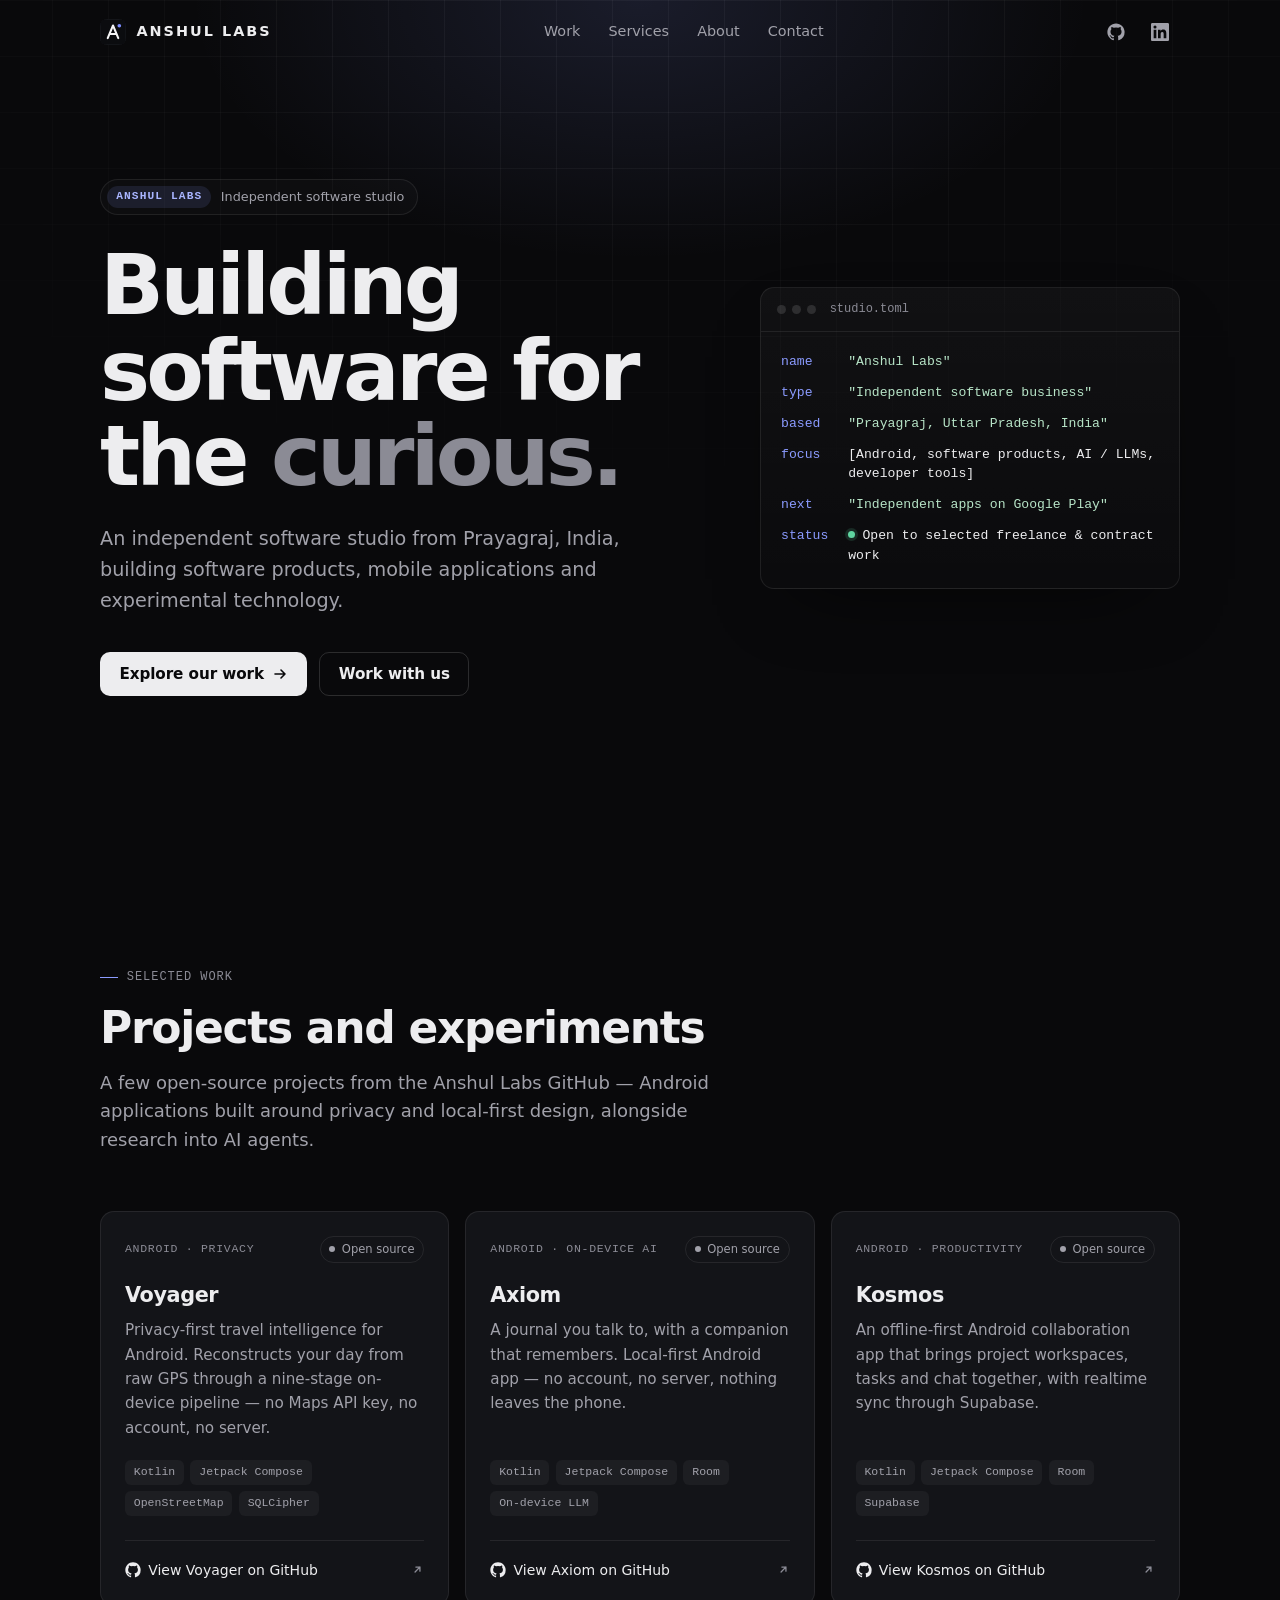
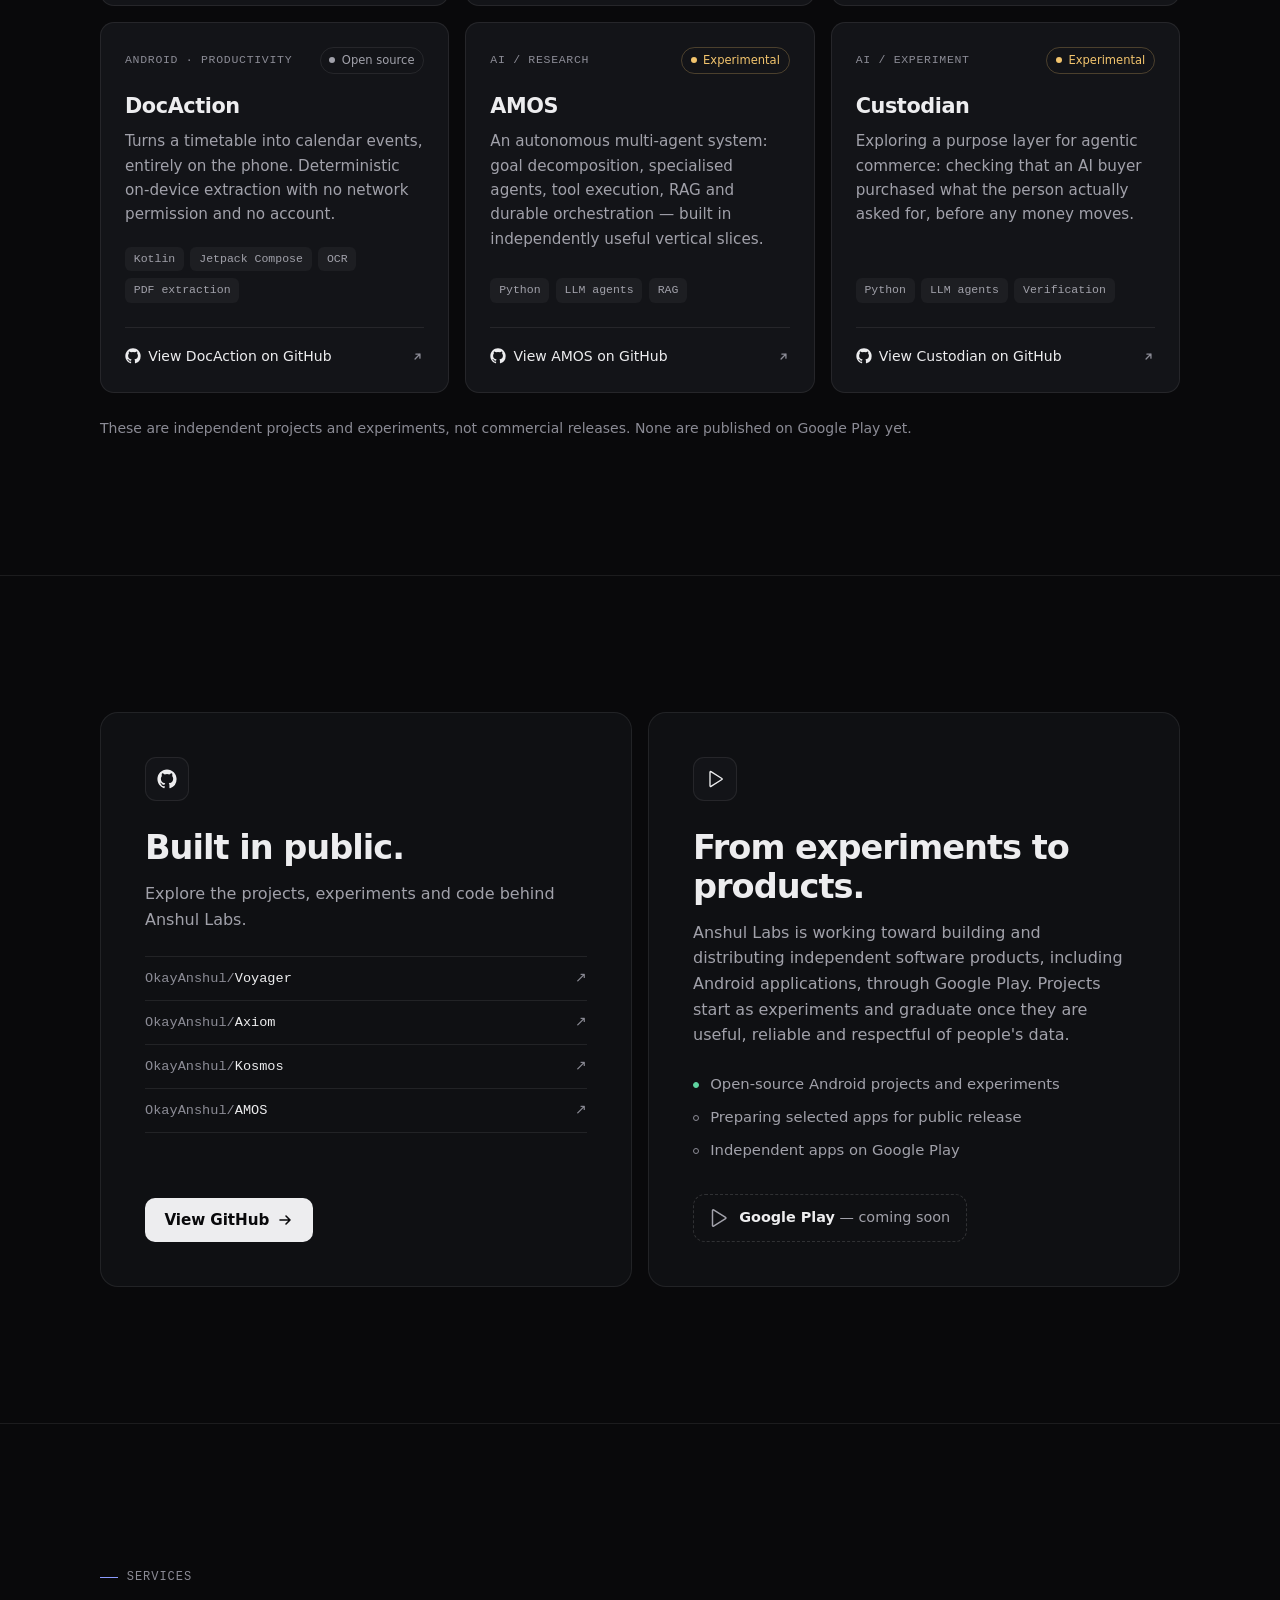
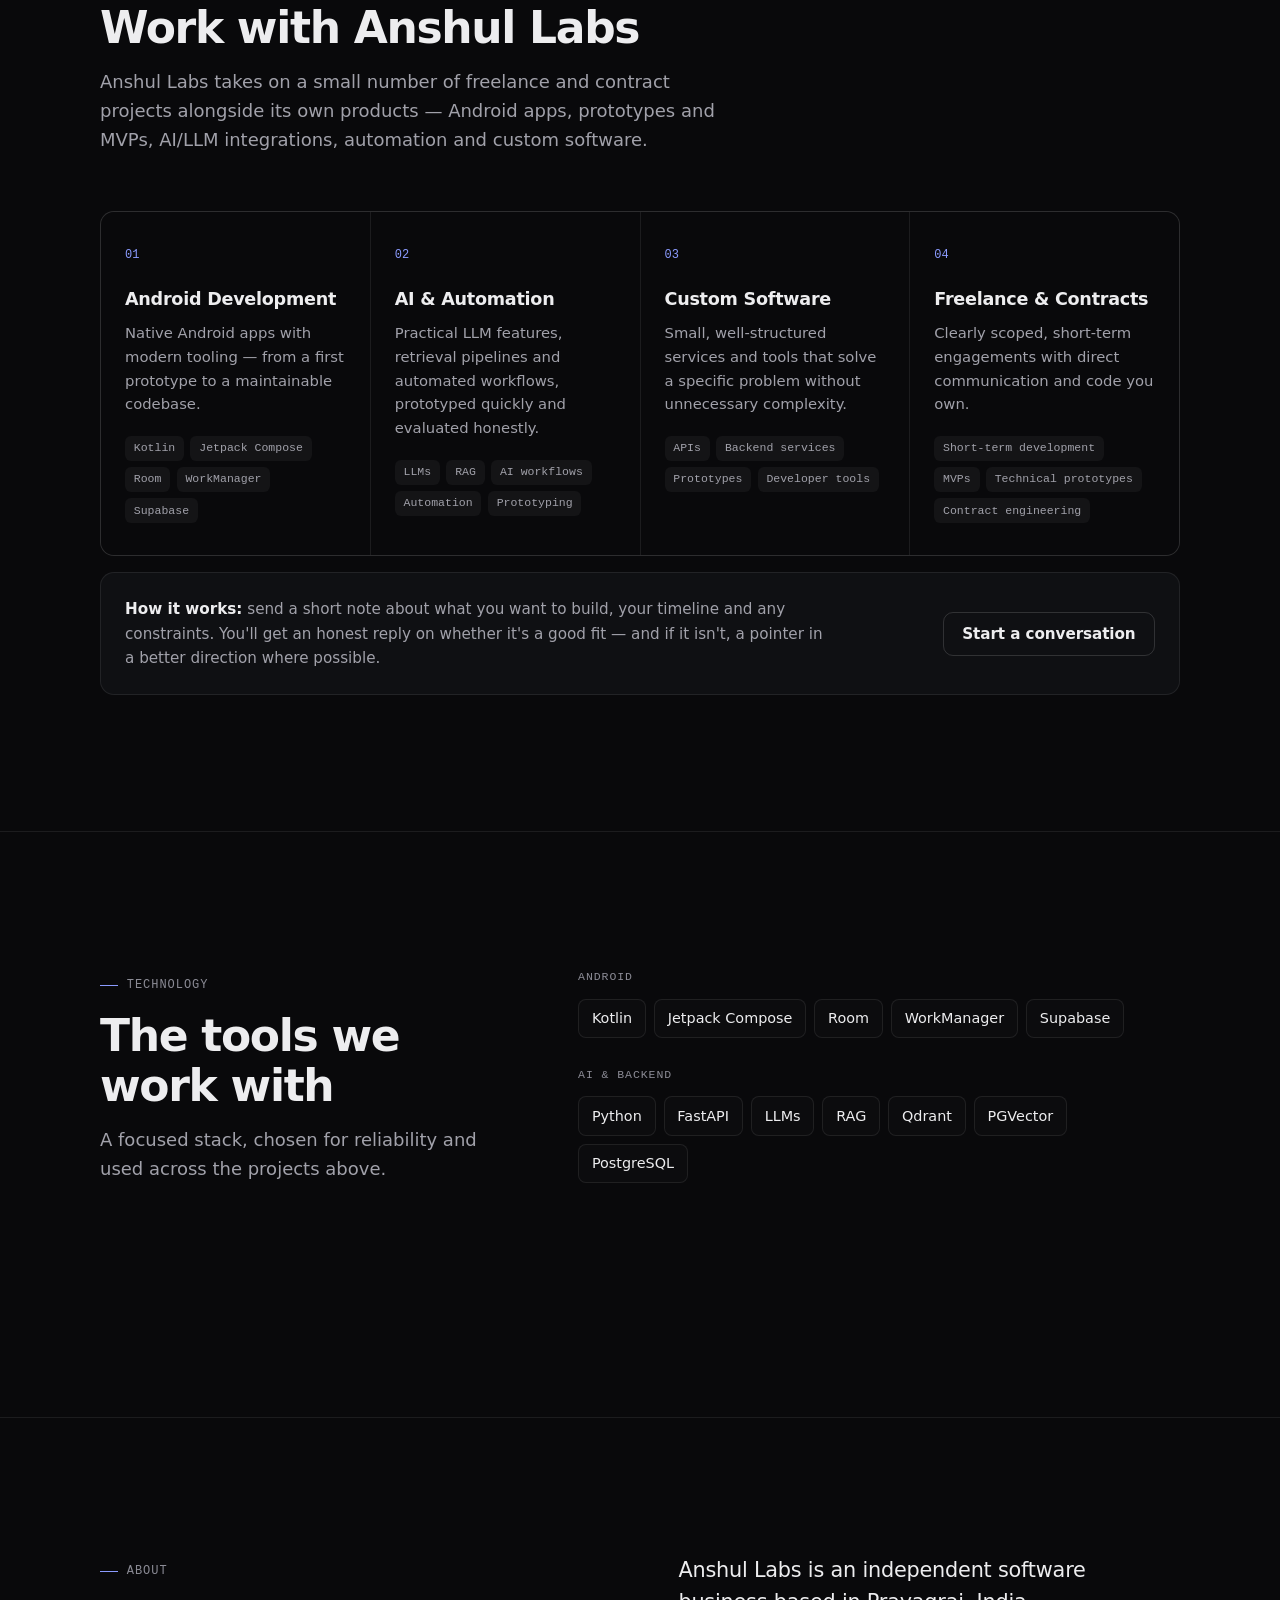
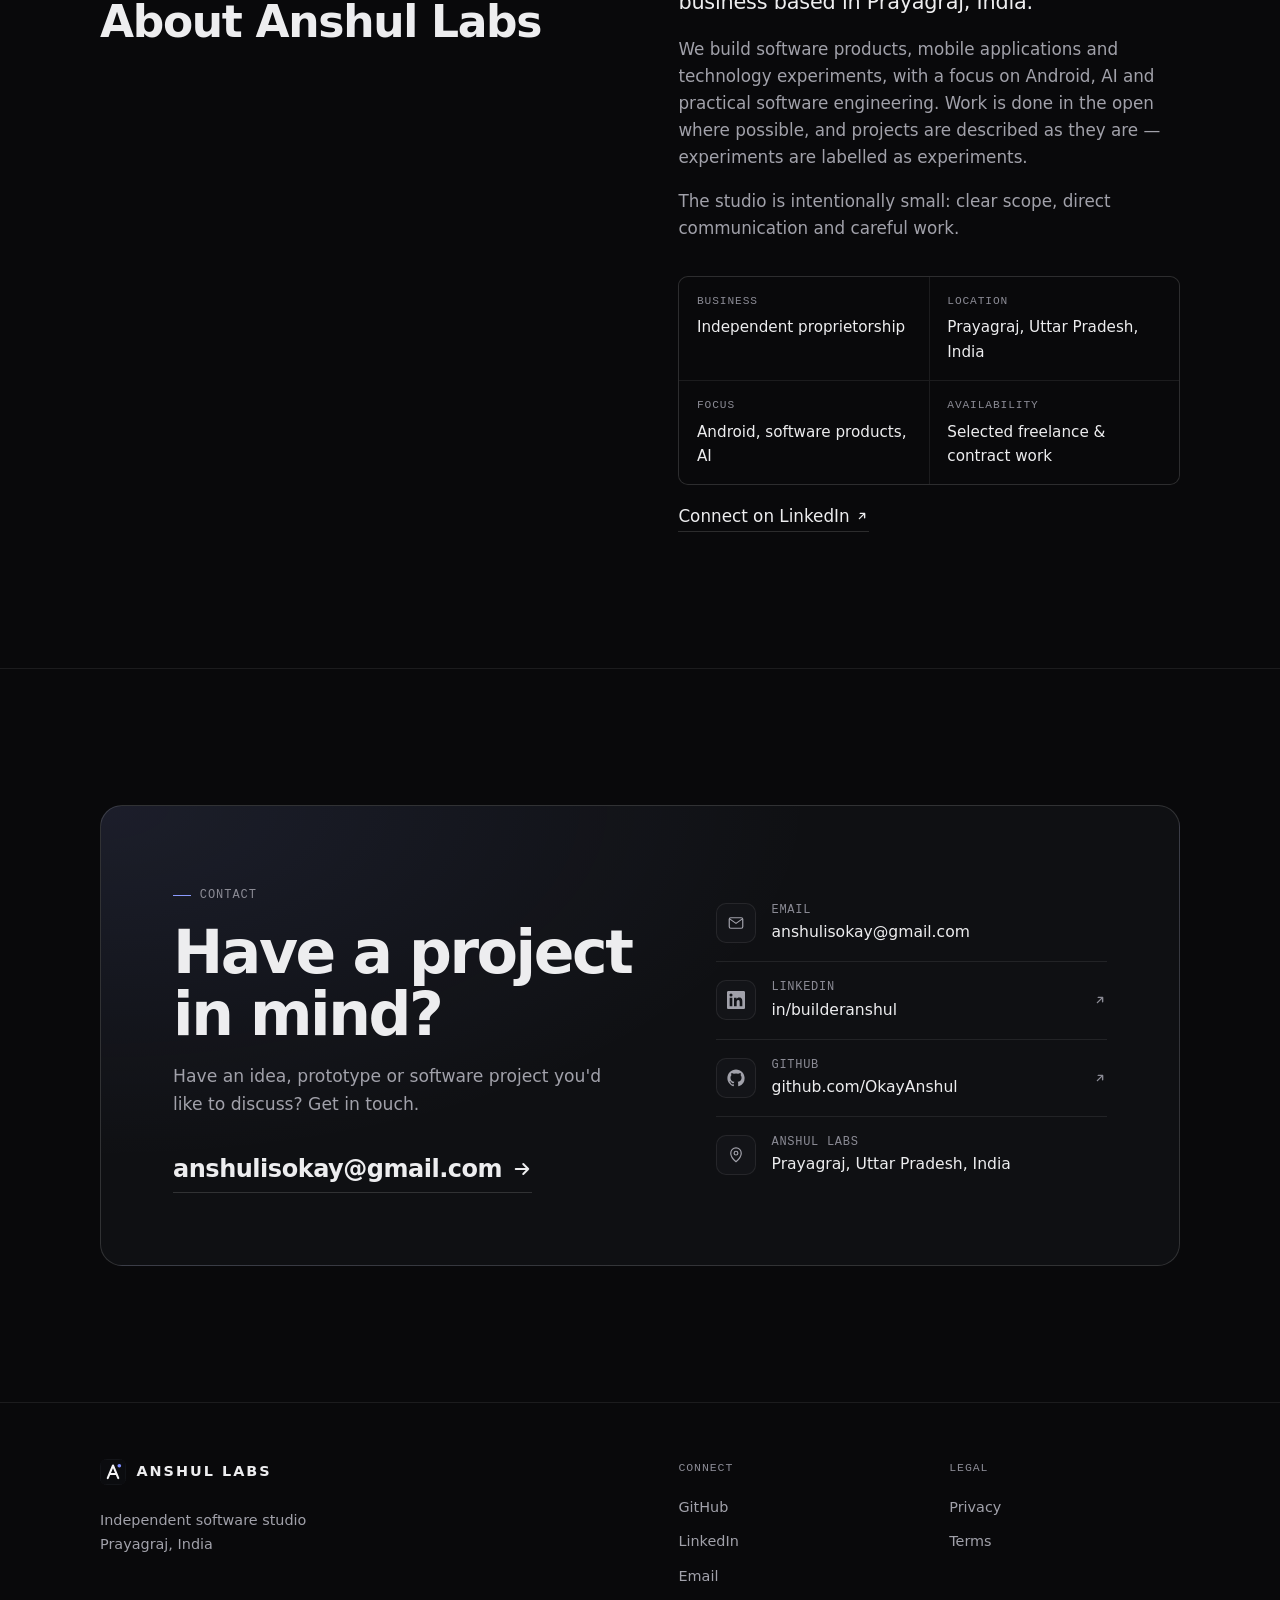
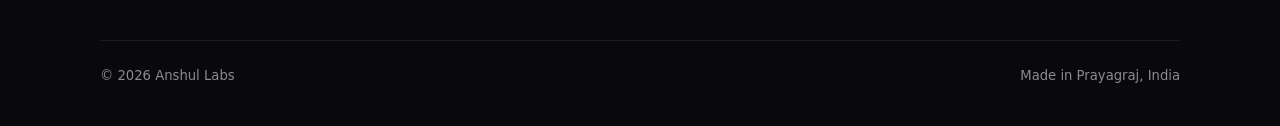
<file: index.html>
<!doctype html>
<html lang="en-IN">
<head>
  <meta charset="utf-8">
  <meta name="viewport" content="width=device-width, initial-scale=1">
  <script>document.documentElement.classList.add("js");</script>

  <!--
    SITE URL
    The canonical URL below (and in og:url, og:image, JSON-LD, sitemap.xml
    and robots.txt) points to the GitHub Pages address. When moving to a
    custom domain, replace "https://okayanshul.github.io/anshul-labs/"
    everywhere with the new address. See README.md.
  -->
  <title>Anshul Labs — Independent software studio, Prayagraj, India</title>
  <meta name="description" content="Anshul Labs is an independent software business from Prayagraj, India, building Android applications, software products and AI experiments. Open to selected freelance and contract work.">
  <link rel="canonical" href="https://okayanshul.github.io/anshul-labs/">
  <meta name="author" content="Anshul Labs">
  <meta name="robots" content="index, follow">
  <meta name="theme-color" content="#09090b">
  <meta name="color-scheme" content="dark">

  <!-- Open Graph -->
  <meta property="og:type" content="website">
  <meta property="og:site_name" content="Anshul Labs">
  <meta property="og:locale" content="en_IN">
  <meta property="og:title" content="Anshul Labs — Building software for the curious">
  <meta property="og:description" content="An independent software studio from Prayagraj, India, building software products, mobile applications and experimental technology.">
  <meta property="og:url" content="https://okayanshul.github.io/anshul-labs/">
  <meta property="og:image" content="https://okayanshul.github.io/anshul-labs/assets/og-image.png">
  <meta property="og:image:width" content="1200">
  <meta property="og:image:height" content="630">
  <meta property="og:image:alt" content="Anshul Labs — Building software for the curious. Independent software studio, Prayagraj, India.">

  <!-- Twitter / X -->
  <meta name="twitter:card" content="summary_large_image">
  <meta name="twitter:title" content="Anshul Labs — Building software for the curious">
  <meta name="twitter:description" content="An independent software studio from Prayagraj, India, building software products, mobile applications and experimental technology.">
  <meta name="twitter:image" content="https://okayanshul.github.io/anshul-labs/assets/og-image.png">
  <meta name="twitter:image:alt" content="Anshul Labs — Building software for the curious.">

  <!-- Icons -->
  <link rel="icon" href="assets/favicon.svg" type="image/svg+xml">
  <link rel="icon" href="assets/favicon-32.png" type="image/png" sizes="32x32">
  <link rel="apple-touch-icon" href="assets/apple-touch-icon.png">
  <link rel="manifest" href="site.webmanifest">

  <link rel="stylesheet" href="styles.css">
  <script src="script.js" defer></script>

  <!-- Structured data: only verifiable, public information. -->
  <script type="application/ld+json">
  {
    "@context": "https://schema.org",
    "@graph": [
      {
        "@type": "Organization",
        "@id": "https://okayanshul.github.io/anshul-labs/#organization",
        "name": "Anshul Labs",
        "alternateName": "ANSHUL LABS",
        "url": "https://okayanshul.github.io/anshul-labs/",
        "logo": "https://okayanshul.github.io/anshul-labs/assets/logo-512.png",
        "description": "Independent software business building Android applications, software products and AI experiments. Available for selected freelance and contract software development.",
        "email": "anshulisokay@gmail.com",
        "address": {
          "@type": "PostalAddress",
          "addressLocality": "Prayagraj",
          "addressRegion": "Uttar Pradesh",
          "addressCountry": "IN"
        },
        "knowsAbout": ["Android development", "Kotlin", "Jetpack Compose", "Software development", "AI and LLM integration", "Automation"],
        "sameAs": [
          "https://github.com/OkayAnshul",
          "https://www.linkedin.com/in/builderanshul/"
        ],
        "contactPoint": {
          "@type": "ContactPoint",
          "contactType": "general enquiries",
          "email": "anshulisokay@gmail.com"
        }
      },
      {
        "@type": "WebSite",
        "@id": "https://okayanshul.github.io/anshul-labs/#website",
        "url": "https://okayanshul.github.io/anshul-labs/",
        "name": "Anshul Labs",
        "inLanguage": "en-IN",
        "publisher": { "@id": "https://okayanshul.github.io/anshul-labs/#organization" }
      }
    ]
  }
  </script>
</head>
<body>
  <svg width="0" height="0" style="position:absolute" aria-hidden="true" focusable="false">
    <symbol id="i-github" viewBox="0 0 24 24"><path fill="currentColor" d="M12 .5C5.65.5.5 5.65.5 12.02c0 5.09 3.29 9.4 7.86 10.93.58.1.79-.25.79-.56v-1.97c-3.2.7-3.87-1.54-3.87-1.54-.52-1.33-1.28-1.69-1.28-1.69-1.04-.71.08-.7.08-.7 1.15.08 1.76 1.19 1.76 1.19 1.03 1.76 2.69 1.25 3.35.96.1-.75.4-1.25.73-1.54-2.55-.29-5.24-1.28-5.24-5.69 0-1.26.45-2.29 1.19-3.09-.12-.29-.52-1.46.11-3.05 0 0 .97-.31 3.17 1.18a11 11 0 0 1 5.77 0c2.2-1.49 3.17-1.18 3.17-1.18.63 1.59.23 2.76.11 3.05.74.8 1.19 1.83 1.19 3.09 0 4.42-2.7 5.39-5.26 5.68.41.36.78 1.06.78 2.14v3.17c0 .31.21.67.8.56A11.53 11.53 0 0 0 23.5 12C23.5 5.65 18.35.5 12 .5Z"/></symbol>
    <symbol id="i-linkedin" viewBox="0 0 24 24"><path fill="currentColor" d="M20.45 20.45h-3.56v-5.57c0-1.33-.02-3.04-1.85-3.04-1.86 0-2.14 1.45-2.14 2.94v5.67H9.34V9h3.41v1.56h.05c.48-.9 1.64-1.85 3.37-1.85 3.6 0 4.27 2.37 4.27 5.46v6.28ZM5.34 7.43a2.06 2.06 0 1 1 0-4.13 2.06 2.06 0 0 1 0 4.13ZM7.12 20.45H3.56V9h3.56v11.45ZM22.22 0H1.77C.79 0 0 .77 0 1.73v20.54C0 23.23.79 24 1.77 24h20.45c.98 0 1.78-.77 1.78-1.73V1.73C24 .77 23.2 0 22.22 0Z"/></symbol>
    <symbol id="i-external" viewBox="0 0 16 16"><path fill="none" stroke="currentColor" stroke-width="1.6" stroke-linecap="round" stroke-linejoin="round" d="M5 11 11 5M6 5h5v5"/></symbol>
  </svg>
  <a class="skip-link" href="#main">Skip to content</a>

  <!-- ============================== Header ============================== -->
  <header class="site-header">
    <nav class="nav container" aria-label="Primary">
      <a class="brand" href="./" aria-label="Anshul Labs — home">
        <img src="assets/favicon.svg" alt="" width="26" height="26">
        <span>ANSHUL LABS</span>
      </a>

      <ul class="nav-links">
        <li><a href="#work">Work</a></li>
        <li><a href="#services">Services</a></li>
        <li><a href="#about">About</a></li>
        <li><a href="#contact">Contact</a></li>
      </ul>

      <div class="nav-aside">
        <a class="icon-link" href="https://github.com/OkayAnshul" target="_blank" rel="noopener" aria-label="Anshul Labs on GitHub (opens in a new tab)">
          <svg aria-hidden="true"><use href="#i-github"/></svg>
        </a>
        <a class="icon-link" href="https://www.linkedin.com/in/builderanshul/" target="_blank" rel="noopener" aria-label="Anshul Labs founder on LinkedIn (opens in a new tab)">
          <svg aria-hidden="true"><use href="#i-linkedin"/></svg>
        </a>
      </div>

      <button class="nav-toggle" type="button" aria-expanded="false" aria-controls="mobile-menu" aria-label="Open menu">
        <span class="nav-toggle-bars" aria-hidden="true"></span>
      </button>
    </nav>
  </header>

  <div class="mobile-menu" id="mobile-menu">
    <nav aria-label="Mobile">
      <ul>
        <li><a href="#work">Work</a></li>
        <li><a href="#services">Services</a></li>
        <li><a href="#about">About</a></li>
        <li><a href="#contact">Contact</a></li>
      </ul>
      <div class="mobile-menu-secondary">
        <a class="btn btn--ghost btn--sm" href="https://github.com/OkayAnshul" target="_blank" rel="noopener">GitHub</a>
        <a class="btn btn--ghost btn--sm" href="https://www.linkedin.com/in/builderanshul/" target="_blank" rel="noopener">LinkedIn</a>
        <a class="btn btn--ghost btn--sm" href="mailto:anshulisokay@gmail.com">Email</a>
      </div>
    </nav>
  </div>

  <main id="main">
    <!-- =============================== Hero =============================== -->
    <section class="hero" aria-labelledby="hero-title">
      <div class="container hero-grid">
        <div>
          <p class="hero-kicker reveal">
            <span class="hero-kicker-name">ANSHUL LABS</span>
            <span>Independent software studio</span>
          </p>
          <h1 class="hero-title reveal" id="hero-title" style="--delay: .05s">Building software for the <span class="muted">curious.</span></h1>
          <p class="hero-text reveal" style="--delay: .1s">An independent software studio from Prayagraj, India, building software products, mobile applications and experimental technology.</p>
          <div class="hero-actions reveal" style="--delay: .15s">
            <a class="btn" href="#work">
              Explore our work
              <svg class="icon-arrow" viewBox="0 0 16 16" fill="none" stroke="currentColor" stroke-width="1.6" stroke-linecap="round" stroke-linejoin="round" aria-hidden="true"><path d="M3 8h10M9 4l4 4-4 4"/></svg>
            </a>
            <a class="btn btn--ghost" href="#contact">Work with us</a>
          </div>
        </div>

        <aside class="studio-card reveal" style="--delay: .2s" aria-label="Studio summary">
          <div class="studio-card-bar" aria-hidden="true">
            <span class="studio-card-dots"><span></span><span></span><span></span></span>
            studio.toml
          </div>
          <dl>
            <dt>name</dt>
            <dd><span class="str">"Anshul Labs"</span></dd>
            <dt>type</dt>
            <dd><span class="str">"Independent software business"</span></dd>
            <dt>based</dt>
            <dd><span class="str">"Prayagraj, Uttar Pradesh, India"</span></dd>
            <dt>focus</dt>
            <dd>[Android, software products, AI&nbsp;/&nbsp;LLMs, developer tools]</dd>
            <dt>next</dt>
            <dd><span class="str">"Independent apps on Google Play"</span></dd>
            <dt>status</dt>
            <dd><span class="status-dot" aria-hidden="true"></span>Open to selected freelance &amp; contract work</dd>
          </dl>
        </aside>
      </div>
    </section>

    <!-- =============================== Work =============================== -->
    <section class="section" id="work" aria-labelledby="work-title">
      <div class="container">
        <div class="section-head reveal">
          <p class="eyebrow">Selected work</p>
          <h2 class="section-title" id="work-title">Projects and experiments</h2>
          <p class="section-lede">A few open-source projects from the Anshul Labs GitHub — Android applications built around privacy and local-first design, alongside research into AI agents.</p>
        </div>

        <!--
          PROJECTS
          Each project is one <li> containing an <article class="project-card">. To add, remove or
          reorder a project, copy/edit one of these blocks. Only link to
          repositories that exist and are public. See README.md.
        -->
        <ul class="projects-grid" role="list">
          <li class="reveal">
            <article class="project-card">
              <div class="project-meta">
                <span class="project-category">Android · Privacy</span>
                <span class="badge">Open source</span>
              </div>
              <h3 class="project-name">Voyager</h3>
              <p class="project-desc">Privacy-first travel intelligence for Android. Reconstructs your day from raw GPS through a nine-stage on-device pipeline — no Maps API key, no account, no server.</p>
              <ul class="tags" aria-label="Technologies">
                <li>Kotlin</li><li>Jetpack Compose</li><li>OpenStreetMap</li><li>SQLCipher</li>
              </ul>
              <a class="project-link" href="https://github.com/OkayAnshul/Voyager" target="_blank" rel="noopener">
                <svg aria-hidden="true"><use href="#i-github"/></svg>
                <span>View Voyager on GitHub</span>
                <svg class="icon-external" aria-hidden="true"><use href="#i-external"/></svg>
              </a>
            </article>
          </li>

          <li class="reveal" style="--delay: .06s">
            <article class="project-card">
              <div class="project-meta">
                <span class="project-category">Android · On-device AI</span>
                <span class="badge">Open source</span>
              </div>
              <h3 class="project-name">Axiom</h3>
              <p class="project-desc">A journal you talk to, with a companion that remembers. Local-first Android app — no account, no server, nothing leaves the phone.</p>
              <ul class="tags" aria-label="Technologies">
                <li>Kotlin</li><li>Jetpack Compose</li><li>Room</li><li>On-device LLM</li>
              </ul>
              <a class="project-link" href="https://github.com/OkayAnshul/Axiom" target="_blank" rel="noopener">
                <svg aria-hidden="true"><use href="#i-github"/></svg>
                <span>View Axiom on GitHub</span>
                <svg class="icon-external" aria-hidden="true"><use href="#i-external"/></svg>
              </a>
            </article>
          </li>

          <li class="reveal" style="--delay: .12s">
            <article class="project-card">
              <div class="project-meta">
                <span class="project-category">Android · Productivity</span>
                <span class="badge">Open source</span>
              </div>
              <h3 class="project-name">Kosmos</h3>
              <p class="project-desc">An offline-first Android collaboration app that brings project workspaces, tasks and chat together, with realtime sync through Supabase.</p>
              <ul class="tags" aria-label="Technologies">
                <li>Kotlin</li><li>Jetpack Compose</li><li>Room</li><li>Supabase</li>
              </ul>
              <a class="project-link" href="https://github.com/OkayAnshul/Kosmos" target="_blank" rel="noopener">
                <svg aria-hidden="true"><use href="#i-github"/></svg>
                <span>View Kosmos on GitHub</span>
                <svg class="icon-external" aria-hidden="true"><use href="#i-external"/></svg>
              </a>
            </article>
          </li>

          <li class="reveal">
            <article class="project-card">
              <div class="project-meta">
                <span class="project-category">Android · Productivity</span>
                <span class="badge">Open source</span>
              </div>
              <h3 class="project-name">DocAction</h3>
              <p class="project-desc">Turns a timetable into calendar events, entirely on the phone. Deterministic on-device extraction with no network permission and no account.</p>
              <ul class="tags" aria-label="Technologies">
                <li>Kotlin</li><li>Jetpack Compose</li><li>OCR</li><li>PDF extraction</li>
              </ul>
              <a class="project-link" href="https://github.com/OkayAnshul/docaction" target="_blank" rel="noopener">
                <svg aria-hidden="true"><use href="#i-github"/></svg>
                <span>View DocAction on GitHub</span>
                <svg class="icon-external" aria-hidden="true"><use href="#i-external"/></svg>
              </a>
            </article>
          </li>

          <li class="reveal" style="--delay: .06s">
            <article class="project-card">
              <div class="project-meta">
                <span class="project-category">AI / Research</span>
                <span class="badge badge--experiment">Experimental</span>
              </div>
              <h3 class="project-name">AMOS</h3>
              <p class="project-desc">An autonomous multi-agent system: goal decomposition, specialised agents, tool execution, RAG and durable orchestration — built in independently useful vertical slices.</p>
              <ul class="tags" aria-label="Technologies">
                <li>Python</li><li>LLM agents</li><li>RAG</li>
              </ul>
              <a class="project-link" href="https://github.com/OkayAnshul/AMOS" target="_blank" rel="noopener">
                <svg aria-hidden="true"><use href="#i-github"/></svg>
                <span>View AMOS on GitHub</span>
                <svg class="icon-external" aria-hidden="true"><use href="#i-external"/></svg>
              </a>
            </article>
          </li>

          <li class="reveal" style="--delay: .12s">
            <article class="project-card">
              <div class="project-meta">
                <span class="project-category">AI / Experiment</span>
                <span class="badge badge--experiment">Experimental</span>
              </div>
              <h3 class="project-name">Custodian</h3>
              <p class="project-desc">Exploring a purpose layer for agentic commerce: checking that an AI buyer purchased what the person actually asked for, before any money moves.</p>
              <ul class="tags" aria-label="Technologies">
                <li>Python</li><li>LLM agents</li><li>Verification</li>
              </ul>
              <a class="project-link" href="https://github.com/OkayAnshul/custodian" target="_blank" rel="noopener">
                <svg aria-hidden="true"><use href="#i-github"/></svg>
                <span>View Custodian on GitHub</span>
                <svg class="icon-external" aria-hidden="true"><use href="#i-external"/></svg>
              </a>
            </article>
          </li>
        </ul>

        <p class="project-note reveal">These are independent projects and experiments, not commercial releases. None are published on Google Play yet.</p>
      </div>
    </section>

    <!-- ===================== GitHub + Google Play direction ===================== -->
    <section class="section" aria-label="Open source and product direction">
      <div class="container callouts">
        <div class="callout reveal" aria-labelledby="github-title">
          <span class="callout-icon" aria-hidden="true">
            <svg aria-hidden="true"><use href="#i-github"/></svg>
          </span>
          <h2 id="github-title">Built in public.</h2>
          <p>Explore the projects, experiments and code behind Anshul Labs.</p>
          <ul class="repo-list" role="list">
            <li><a href="https://github.com/OkayAnshul/Voyager" target="_blank" rel="noopener"><span>OkayAnshul/</span>Voyager</a></li>
            <li><a href="https://github.com/OkayAnshul/Axiom" target="_blank" rel="noopener"><span>OkayAnshul/</span>Axiom</a></li>
            <li><a href="https://github.com/OkayAnshul/Kosmos" target="_blank" rel="noopener"><span>OkayAnshul/</span>Kosmos</a></li>
            <li><a href="https://github.com/OkayAnshul/AMOS" target="_blank" rel="noopener"><span>OkayAnshul/</span>AMOS</a></li>
          </ul>
          <div class="callout-actions">
            <a class="btn" href="https://github.com/OkayAnshul" target="_blank" rel="noopener">
              View GitHub
              <svg class="icon-arrow" viewBox="0 0 16 16" fill="none" stroke="currentColor" stroke-width="1.6" stroke-linecap="round" stroke-linejoin="round" aria-hidden="true"><path d="M3 8h10M9 4l4 4-4 4"/></svg>
            </a>
          </div>
        </div>

        <div class="callout reveal" style="--delay: .08s" aria-labelledby="products-title">
          <span class="callout-icon" aria-hidden="true">
            <svg viewBox="0 0 24 24" fill="none" stroke="currentColor" stroke-width="1.6" stroke-linejoin="round"><path d="M6 3.8v16.4c0 .6.66.97 1.17.66l13.1-8.2a.78.78 0 0 0 0-1.32L7.17 3.14C6.66 2.83 6 3.2 6 3.8Z"/></svg>
          </span>
          <h2 id="products-title">From experiments to products.</h2>
          <p>Anshul Labs is working toward building and distributing independent software products, including Android applications, through Google Play. Projects start as experiments and graduate once they are useful, reliable and respectful of people's data.</p>
          <ul class="roadmap" role="list">
            <li class="is-done">Open-source Android projects and experiments</li>
            <li>Preparing selected apps for public release</li>
            <li>Independent apps on Google Play</li>
          </ul>
          <div class="callout-actions">
            <span class="play-pill" role="note" aria-label="Google Play: coming soon. No apps are published yet.">
              <svg viewBox="0 0 24 24" fill="none" stroke="currentColor" stroke-width="1.6" stroke-linejoin="round" aria-hidden="true"><path d="M6 3.8v16.4c0 .6.66.97 1.17.66l13.1-8.2a.78.78 0 0 0 0-1.32L7.17 3.14C6.66 2.83 6 3.2 6 3.8Z"/></svg>
              <span><strong>Google Play</strong> — coming soon</span>
            </span>
          </div>
        </div>
      </div>
    </section>

    <!-- ============================= Services ============================= -->
    <section class="section" id="services" aria-labelledby="services-title">
      <div class="container">
        <div class="section-head reveal">
          <p class="eyebrow">Services</p>
          <h2 class="section-title" id="services-title">Work with Anshul Labs</h2>
          <p class="section-lede">Anshul Labs takes on a small number of freelance and contract projects alongside its own products — Android apps, prototypes and MVPs, AI/LLM integrations, automation and custom software.</p>
        </div>

        <ul class="services-grid reveal" role="list">
          <li class="service">
            <span class="service-num" aria-hidden="true">01</span>
            <h3>Android Development</h3>
            <p>Native Android apps with modern tooling — from a first prototype to a maintainable codebase.</p>
            <ul class="tags" aria-label="Technologies">
              <li>Kotlin</li><li>Jetpack Compose</li><li>Room</li><li>WorkManager</li><li>Supabase</li>
            </ul>
          </li>
          <li class="service">
            <span class="service-num" aria-hidden="true">02</span>
            <h3>AI &amp; Automation</h3>
            <p>Practical LLM features, retrieval pipelines and automated workflows, prototyped quickly and evaluated honestly.</p>
            <ul class="tags" aria-label="Technologies">
              <li>LLMs</li><li>RAG</li><li>AI workflows</li><li>Automation</li><li>Prototyping</li>
            </ul>
          </li>
          <li class="service">
            <span class="service-num" aria-hidden="true">03</span>
            <h3>Custom Software</h3>
            <p>Small, well-structured services and tools that solve a specific problem without unnecessary complexity.</p>
            <ul class="tags" aria-label="Technologies">
              <li>APIs</li><li>Backend services</li><li>Prototypes</li><li>Developer tools</li>
            </ul>
          </li>
          <li class="service">
            <span class="service-num" aria-hidden="true">04</span>
            <h3>Freelance &amp; Contracts</h3>
            <p>Clearly scoped, short-term engagements with direct communication and code you own.</p>
            <ul class="tags" aria-label="Engagement types">
              <li>Short-term development</li><li>MVPs</li><li>Technical prototypes</li><li>Contract engineering</li>
            </ul>
          </li>
        </ul>

        <div class="engagement reveal">
          <p><strong>How it works:</strong> send a short note about what you want to build, your timeline and any constraints. You'll get an honest reply on whether it's a good fit — and if it isn't, a pointer in a better direction where possible.</p>
          <a class="btn btn--ghost" href="#contact">Start a conversation</a>
        </div>
      </div>
    </section>

    <!-- ============================ Technology ============================ -->
    <section class="section" id="technology" aria-labelledby="tech-title">
      <div class="container tech">
        <div class="section-head reveal">
          <p class="eyebrow">Technology</p>
          <h2 class="section-title" id="tech-title">The tools we work with</h2>
          <p class="section-lede">A focused stack, chosen for reliability and used across the projects above.</p>
        </div>

        <dl class="tech-groups">
          <div class="tech-group reveal">
            <dt>Android</dt>
            <dd>
              <ul class="chips" role="list">
                <li>Kotlin</li><li>Jetpack Compose</li><li>Room</li><li>WorkManager</li><li>Supabase</li>
              </ul>
            </dd>
          </div>
          <div class="tech-group reveal" style="--delay: .05s">
            <dt>AI &amp; backend</dt>
            <dd>
              <ul class="chips" role="list">
                <li>Python</li><li>FastAPI</li><li>LLMs</li><li>RAG</li><li>Qdrant</li><li>PGVector</li><li>PostgreSQL</li>
              </ul>
            </dd>
          </div>
          <div class="tech-group reveal" style="--delay: .1s">
            <dt>Infrastructure</dt>
            <dd>
              <ul class="chips" role="list">
                <li>Docker</li><li>Kubernetes</li><li>Linux</li><li>Git</li>
              </ul>
            </dd>
          </div>
        </dl>
      </div>
    </section>

    <!-- =============================== About ============================== -->
    <section class="section" id="about" aria-labelledby="about-title">
      <div class="container about">
        <div class="section-head reveal">
          <p class="eyebrow">About</p>
          <h2 class="section-title" id="about-title">About Anshul Labs</h2>
        </div>

        <div class="about-body reveal" style="--delay: .06s">
          <p>Anshul Labs is an independent software business based in Prayagraj, India.</p>
          <p>We build software products, mobile applications and technology experiments, with a focus on Android, AI and practical software engineering. Work is done in the open where possible, and projects are described as they are — experiments are labelled as experiments.</p>
          <p>The studio is intentionally small: clear scope, direct communication and careful work.</p>
          <dl class="facts">
            <div><dt>Business</dt><dd>Independent proprietorship</dd></div>
            <div><dt>Location</dt><dd>Prayagraj, Uttar Pradesh, India</dd></div>
            <div><dt>Focus</dt><dd>Android, software products, AI</dd></div>
            <div><dt>Availability</dt><dd>Selected freelance &amp; contract work</dd></div>
          </dl>
          <p><a class="text-link" href="https://www.linkedin.com/in/builderanshul/" target="_blank" rel="noopener">Connect on LinkedIn
            <svg viewBox="0 0 16 16" fill="none" stroke="currentColor" stroke-width="1.6" stroke-linecap="round" stroke-linejoin="round" aria-hidden="true"><path d="M5 11 11 5M6 5h5v5"/></svg></a></p>
        </div>
      </div>
    </section>

    <!-- ============================== Contact ============================= -->
    <section class="section" id="contact" aria-labelledby="contact-title">
      <div class="container">
        <div class="contact-panel reveal">
          <div>
            <p class="eyebrow">Contact</p>
            <h2 class="contact-title" id="contact-title">Have a project in mind?</h2>
            <p class="contact-text">Have an idea, prototype or software project you'd like to discuss? Get in touch.</p>
            <a class="contact-email" href="mailto:anshulisokay@gmail.com">
              anshulisokay@gmail.com
              <svg viewBox="0 0 16 16" fill="none" stroke="currentColor" stroke-width="1.6" stroke-linecap="round" stroke-linejoin="round" aria-hidden="true"><path d="M3 8h10M9 4l4 4-4 4"/></svg>
            </a>
          </div>

          <ul class="contact-list" role="list">
            <li>
              <a class="contact-item" href="mailto:anshulisokay@gmail.com">
                <span class="contact-item-icon" aria-hidden="true">
                  <svg viewBox="0 0 24 24" fill="none" stroke="currentColor" stroke-width="1.6" stroke-linecap="round" stroke-linejoin="round"><rect x="3" y="5" width="18" height="14" rx="2"/><path d="m3.5 6.5 8.5 6 8.5-6"/></svg>
                </span>
                <span><span class="contact-item-label">Email</span><span class="contact-item-value">anshulisokay@gmail.com</span></span>
              </a>
            </li>
            <li>
              <a class="contact-item" href="https://www.linkedin.com/in/builderanshul/" target="_blank" rel="noopener">
                <span class="contact-item-icon" aria-hidden="true">
                  <svg aria-hidden="true"><use href="#i-linkedin"/></svg>
                </span>
                <span><span class="contact-item-label">LinkedIn</span><span class="contact-item-value">in/builderanshul</span></span>
                <svg class="icon-external" aria-hidden="true"><use href="#i-external"/></svg>
                <span class="visually-hidden">(opens in a new tab)</span>
              </a>
            </li>
            <li>
              <a class="contact-item" href="https://github.com/OkayAnshul" target="_blank" rel="noopener">
                <span class="contact-item-icon" aria-hidden="true">
                  <svg aria-hidden="true"><use href="#i-github"/></svg>
                </span>
                <span><span class="contact-item-label">GitHub</span><span class="contact-item-value">github.com/OkayAnshul</span></span>
                <svg class="icon-external" aria-hidden="true"><use href="#i-external"/></svg>
                <span class="visually-hidden">(opens in a new tab)</span>
              </a>
            </li>
            <li>
              <div class="contact-item">
                <span class="contact-item-icon" aria-hidden="true">
                  <svg viewBox="0 0 24 24" fill="none" stroke="currentColor" stroke-width="1.6" stroke-linecap="round" stroke-linejoin="round"><path d="M12 21s-7-6.1-7-11.5a7 7 0 0 1 14 0C19 14.9 12 21 12 21Z"/><circle cx="12" cy="9.5" r="2.5"/></svg>
                </span>
                <span><span class="contact-item-label">Anshul Labs</span><span class="contact-item-value">Prayagraj, Uttar Pradesh, India</span></span>
              </div>
            </li>
          </ul>
        </div>
      </div>
    </section>
  </main>

  <!-- ============================== Footer ============================== -->
  <footer class="site-footer">
    <div class="container">
      <div class="footer-grid">
        <div class="footer-brand">
          <a class="brand" href="./" aria-label="Anshul Labs — home">
            <img src="assets/favicon.svg" alt="" width="26" height="26">
            <span>ANSHUL LABS</span>
          </a>
          <p>Independent software studio<br>Prayagraj, India</p>
        </div>
        <div class="footer-col">
          <h2>Connect</h2>
          <ul role="list">
            <li><a href="https://github.com/OkayAnshul" target="_blank" rel="noopener">GitHub</a></li>
            <li><a href="https://www.linkedin.com/in/builderanshul/" target="_blank" rel="noopener">LinkedIn</a></li>
            <li><a href="mailto:anshulisokay@gmail.com">Email</a></li>
          </ul>
        </div>
        <div class="footer-col">
          <h2>Legal</h2>
          <ul role="list">
            <li><a href="privacy.html">Privacy</a></li>
            <li><a href="terms.html">Terms</a></li>
          </ul>
        </div>
      </div>
      <div class="footer-bottom">
        <p>© 2026 Anshul Labs</p>
        <p>Made in Prayagraj, India</p>
      </div>
    </div>
  </footer>
</body>
</html>
</file>
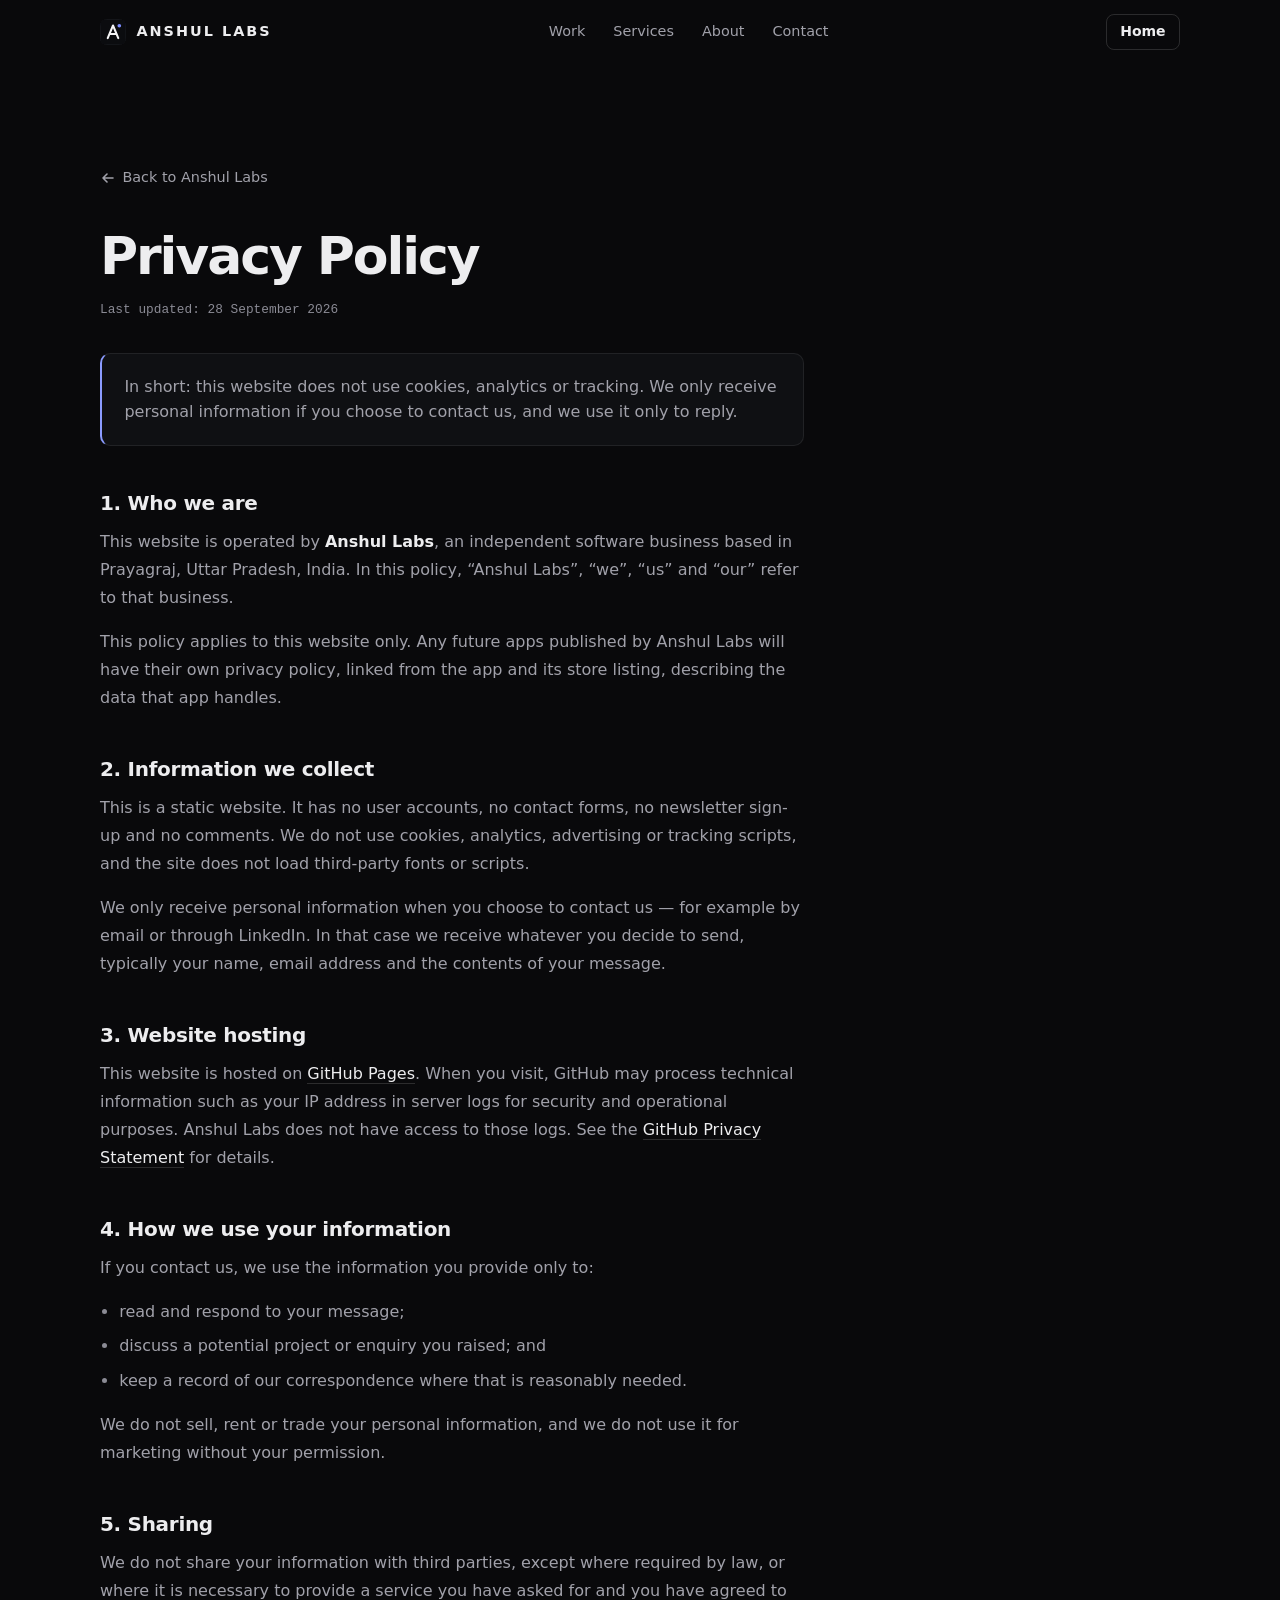
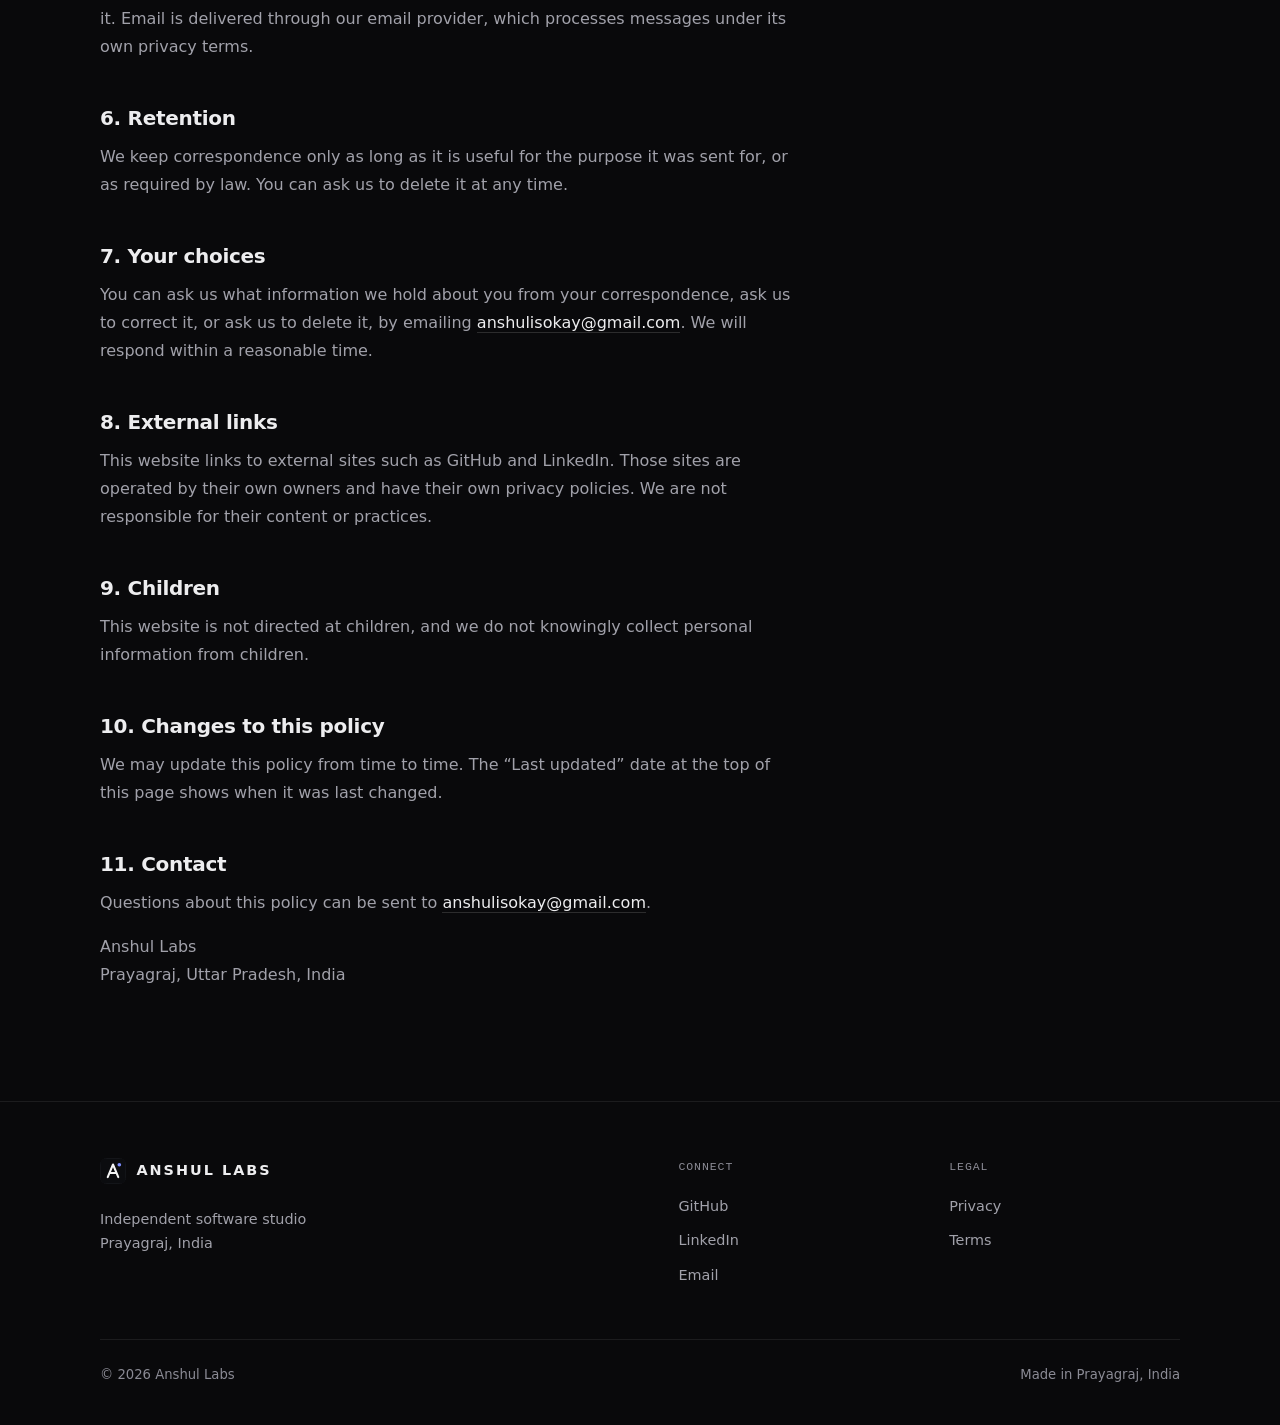
<file: privacy.html>
<!doctype html>
<html lang="en-IN">
<head>
  <meta charset="utf-8">
  <meta name="viewport" content="width=device-width, initial-scale=1">
  <script>document.documentElement.classList.add("js");</script>
  <title>Privacy Policy — Anshul Labs</title>
  <meta name="description" content="How Anshul Labs handles information on this website: no cookies, no analytics, and only the details you choose to send by email.">
  <link rel="canonical" href="https://okayanshul.github.io/anshul-labs/privacy.html">
  <meta name="robots" content="index, follow">
  <meta name="theme-color" content="#09090b">
  <meta name="color-scheme" content="dark">

  <meta property="og:type" content="website">
  <meta property="og:site_name" content="Anshul Labs">
  <meta property="og:locale" content="en_IN">
  <meta property="og:title" content="Privacy Policy — Anshul Labs">
  <meta property="og:description" content="How Anshul Labs handles information on this website: no cookies, no analytics, and only the details you choose to send by email.">
  <meta property="og:url" content="https://okayanshul.github.io/anshul-labs/privacy.html">
  <meta property="og:image" content="https://okayanshul.github.io/anshul-labs/assets/og-image.png">
  <meta name="twitter:card" content="summary_large_image">
  <meta name="twitter:title" content="Privacy Policy — Anshul Labs">
  <meta name="twitter:description" content="How Anshul Labs handles information on this website: no cookies, no analytics, and only the details you choose to send by email.">
  <meta name="twitter:image" content="https://okayanshul.github.io/anshul-labs/assets/og-image.png">

  <link rel="icon" href="assets/favicon.svg" type="image/svg+xml">
  <link rel="icon" href="assets/favicon-32.png" type="image/png" sizes="32x32">
  <link rel="apple-touch-icon" href="assets/apple-touch-icon.png">
  <link rel="manifest" href="site.webmanifest">

  <link rel="stylesheet" href="styles.css">
  <script src="script.js" defer></script>
</head>
<body>
  <svg width="0" height="0" style="position:absolute" aria-hidden="true" focusable="false">
    <symbol id="i-github" viewBox="0 0 24 24"><path fill="currentColor" d="M12 .5C5.65.5.5 5.65.5 12.02c0 5.09 3.29 9.4 7.86 10.93.58.1.79-.25.79-.56v-1.97c-3.2.7-3.87-1.54-3.87-1.54-.52-1.33-1.28-1.69-1.28-1.69-1.04-.71.08-.7.08-.7 1.15.08 1.76 1.19 1.76 1.19 1.03 1.76 2.69 1.25 3.35.96.1-.75.4-1.25.73-1.54-2.55-.29-5.24-1.28-5.24-5.69 0-1.26.45-2.29 1.19-3.09-.12-.29-.52-1.46.11-3.05 0 0 .97-.31 3.17 1.18a11 11 0 0 1 5.77 0c2.2-1.49 3.17-1.18 3.17-1.18.63 1.59.23 2.76.11 3.05.74.8 1.19 1.83 1.19 3.09 0 4.42-2.7 5.39-5.26 5.68.41.36.78 1.06.78 2.14v3.17c0 .31.21.67.8.56A11.53 11.53 0 0 0 23.5 12C23.5 5.65 18.35.5 12 .5Z"/></symbol>
    <symbol id="i-linkedin" viewBox="0 0 24 24"><path fill="currentColor" d="M20.45 20.45h-3.56v-5.57c0-1.33-.02-3.04-1.85-3.04-1.86 0-2.14 1.45-2.14 2.94v5.67H9.34V9h3.41v1.56h.05c.48-.9 1.64-1.85 3.37-1.85 3.6 0 4.27 2.37 4.27 5.46v6.28ZM5.34 7.43a2.06 2.06 0 1 1 0-4.13 2.06 2.06 0 0 1 0 4.13ZM7.12 20.45H3.56V9h3.56v11.45ZM22.22 0H1.77C.79 0 0 .77 0 1.73v20.54C0 23.23.79 24 1.77 24h20.45c.98 0 1.78-.77 1.78-1.73V1.73C24 .77 23.2 0 22.22 0Z"/></symbol>
    <symbol id="i-external" viewBox="0 0 16 16"><path fill="none" stroke="currentColor" stroke-width="1.6" stroke-linecap="round" stroke-linejoin="round" d="M5 11 11 5M6 5h5v5"/></symbol>
  </svg>
  <a class="skip-link" href="#main">Skip to content</a>

  <header class="site-header">
    <nav class="nav container" aria-label="Primary">
      <a class="brand" href="./" aria-label="Anshul Labs — home">
        <img src="assets/favicon.svg" alt="" width="26" height="26">
        <span>ANSHUL LABS</span>
      </a>
      <ul class="nav-links">
        <li><a href="./#work">Work</a></li>
        <li><a href="./#services">Services</a></li>
        <li><a href="./#about">About</a></li>
        <li><a href="./#contact">Contact</a></li>
      </ul>
      <a class="btn btn--ghost btn--sm nav-home" href="./">Home</a>
    </nav>
  </header>

  <main id="main" class="legal">
    <div class="container">
      <article class="legal-inner">
        <a class="back-link" href="./">
          <svg viewBox="0 0 16 16" fill="none" stroke="currentColor" stroke-width="1.6" stroke-linecap="round" stroke-linejoin="round" aria-hidden="true"><path d="M13 8H3M7 4 3 8l4 4"/></svg>
          Back to Anshul Labs
        </a>
        <h1>Privacy Policy</h1>
        <p class="legal-updated">Last updated: <time datetime="2026-09-28">28 September 2026</time></p>
        <p class="legal-summary">In short: this website does not use cookies, analytics or tracking. We only receive personal information if you choose to contact us, and we use it only to reply.</p>
        <div class="legal-content">
          <!-- To update this policy: edit the sections below and change the
               "Last updated" date above. -->
          <h2 id="who">1. Who we are</h2>
          <p>This website is operated by <strong>Anshul Labs</strong>, an independent software business based in Prayagraj, Uttar Pradesh, India. In this policy, “Anshul Labs”, “we”, “us” and “our” refer to that business.</p>
          <p>This policy applies to this website only. Any future apps published by Anshul Labs will have their own privacy policy, linked from the app and its store listing, describing the data that app handles.</p>

          <h2 id="collect">2. Information we collect</h2>
          <p>This is a static website. It has no user accounts, no contact forms, no newsletter sign-up and no comments. We do not use cookies, analytics, advertising or tracking scripts, and the site does not load third-party fonts or scripts.</p>
          <p>We only receive personal information when you choose to contact us — for example by email or through LinkedIn. In that case we receive whatever you decide to send, typically your name, email address and the contents of your message.</p>

          <h2 id="hosting">3. Website hosting</h2>
          <p>This website is hosted on <a href="https://pages.github.com/" target="_blank" rel="noopener">GitHub Pages</a>. When you visit, GitHub may process technical information such as your IP address in server logs for security and operational purposes. Anshul Labs does not have access to those logs. See the <a href="https://docs.github.com/en/site-policy/privacy-policies/github-general-privacy-statement" target="_blank" rel="noopener">GitHub Privacy Statement</a> for details.</p>

          <h2 id="use">4. How we use your information</h2>
          <p>If you contact us, we use the information you provide only to:</p>
          <ul>
            <li>read and respond to your message;</li>
            <li>discuss a potential project or enquiry you raised; and</li>
            <li>keep a record of our correspondence where that is reasonably needed.</li>
          </ul>
          <p>We do not sell, rent or trade your personal information, and we do not use it for marketing without your permission.</p>

          <h2 id="sharing">5. Sharing</h2>
          <p>We do not share your information with third parties, except where required by law, or where it is necessary to provide a service you have asked for and you have agreed to it. Email is delivered through our email provider, which processes messages under its own privacy terms.</p>

          <h2 id="retention">6. Retention</h2>
          <p>We keep correspondence only as long as it is useful for the purpose it was sent for, or as required by law. You can ask us to delete it at any time.</p>

          <h2 id="rights">7. Your choices</h2>
          <p>You can ask us what information we hold about you from your correspondence, ask us to correct it, or ask us to delete it, by emailing <a href="mailto:anshulisokay@gmail.com">anshulisokay@gmail.com</a>. We will respond within a reasonable time.</p>

          <h2 id="links">8. External links</h2>
          <p>This website links to external sites such as GitHub and LinkedIn. Those sites are operated by their own owners and have their own privacy policies. We are not responsible for their content or practices.</p>

          <h2 id="children">9. Children</h2>
          <p>This website is not directed at children, and we do not knowingly collect personal information from children.</p>

          <h2 id="changes">10. Changes to this policy</h2>
          <p>We may update this policy from time to time. The “Last updated” date at the top of this page shows when it was last changed.</p>

          <h2 id="contact">11. Contact</h2>
          <p>Questions about this policy can be sent to <a href="mailto:anshulisokay@gmail.com">anshulisokay@gmail.com</a>.</p>
          <p>Anshul Labs<br>Prayagraj, Uttar Pradesh, India</p>
        </div>
      </article>
    </div>
  </main>

  <!-- ============================== Footer ============================== -->
  <footer class="site-footer">
    <div class="container">
      <div class="footer-grid">
        <div class="footer-brand">
          <a class="brand" href="./" aria-label="Anshul Labs — home">
            <img src="assets/favicon.svg" alt="" width="26" height="26">
            <span>ANSHUL LABS</span>
          </a>
          <p>Independent software studio<br>Prayagraj, India</p>
        </div>
        <div class="footer-col">
          <h2>Connect</h2>
          <ul role="list">
            <li><a href="https://github.com/OkayAnshul" target="_blank" rel="noopener">GitHub</a></li>
            <li><a href="https://www.linkedin.com/in/builderanshul/" target="_blank" rel="noopener">LinkedIn</a></li>
            <li><a href="mailto:anshulisokay@gmail.com">Email</a></li>
          </ul>
        </div>
        <div class="footer-col">
          <h2>Legal</h2>
          <ul role="list">
            <li><a href="privacy.html">Privacy</a></li>
            <li><a href="terms.html">Terms</a></li>
          </ul>
        </div>
      </div>
      <div class="footer-bottom">
        <p>© 2026 Anshul Labs</p>
        <p>Made in Prayagraj, India</p>
      </div>
    </div>
  </footer>
</body>
</html>
</file>
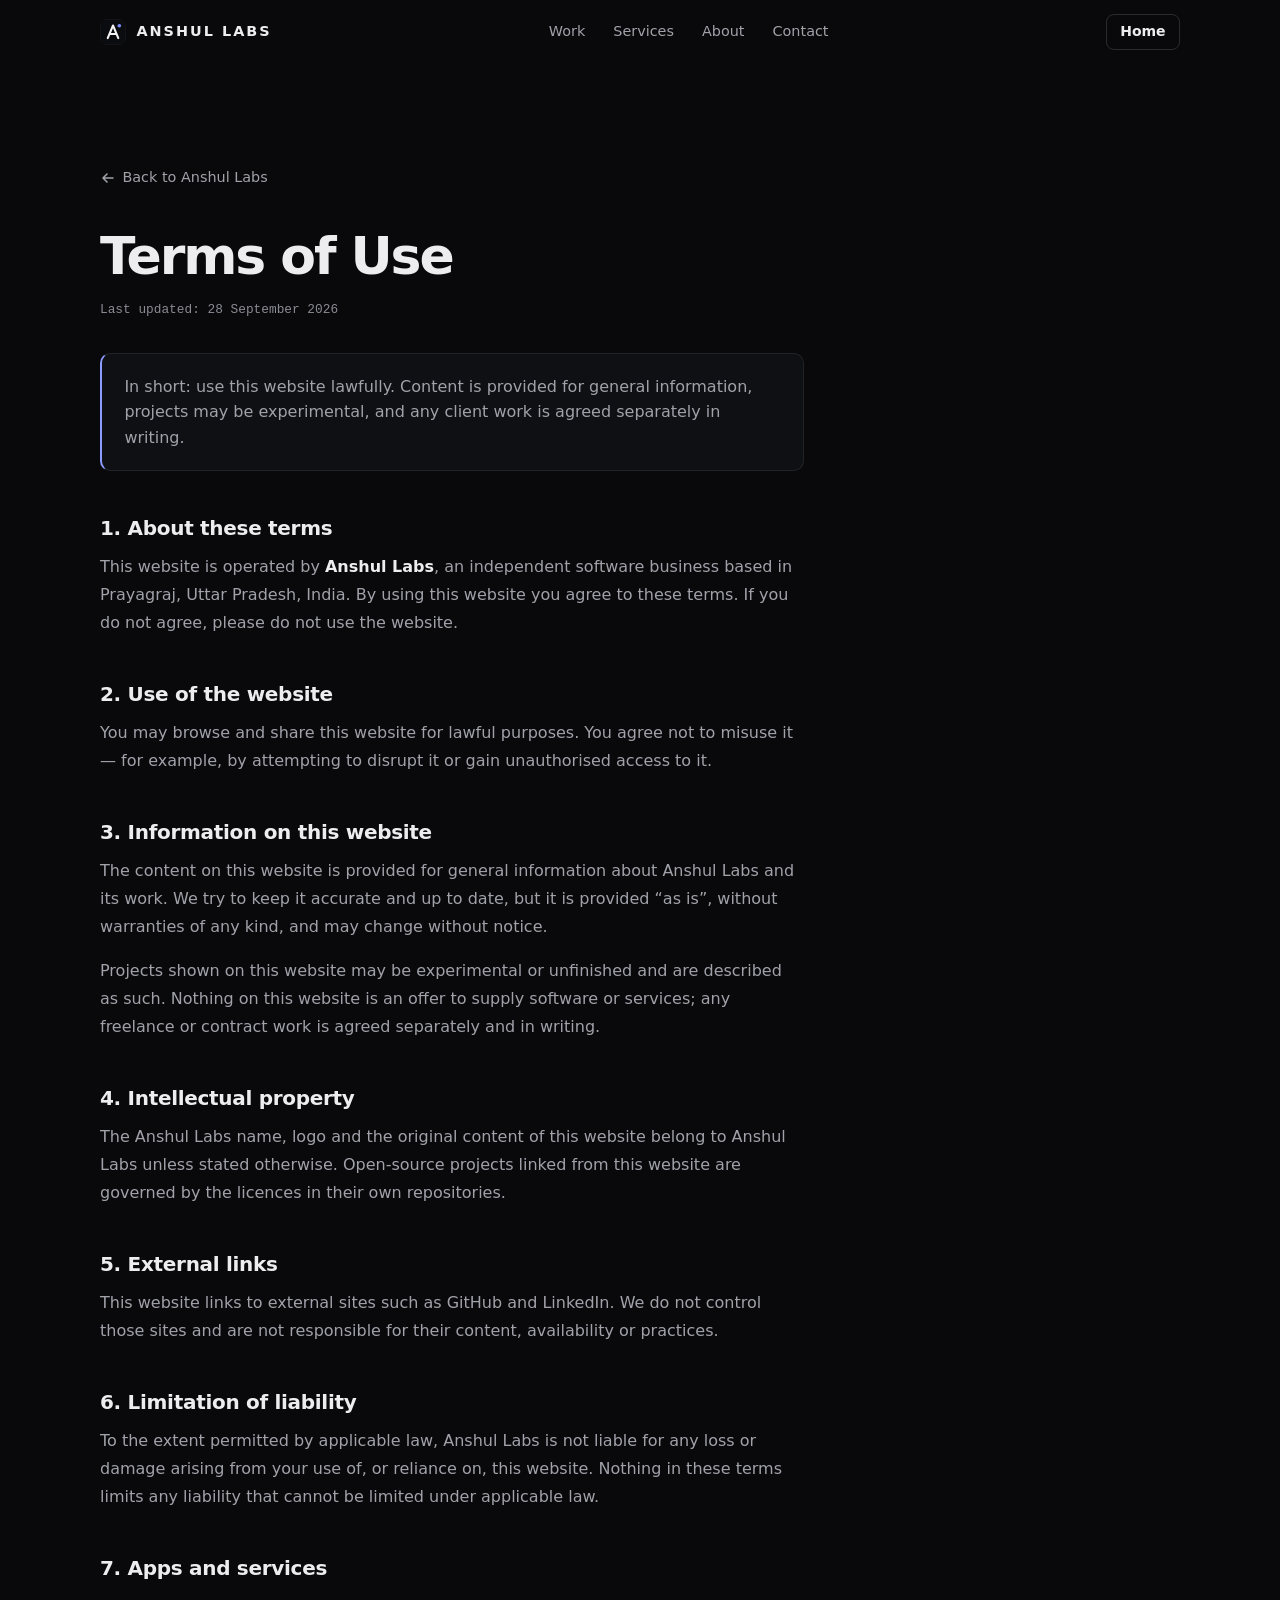
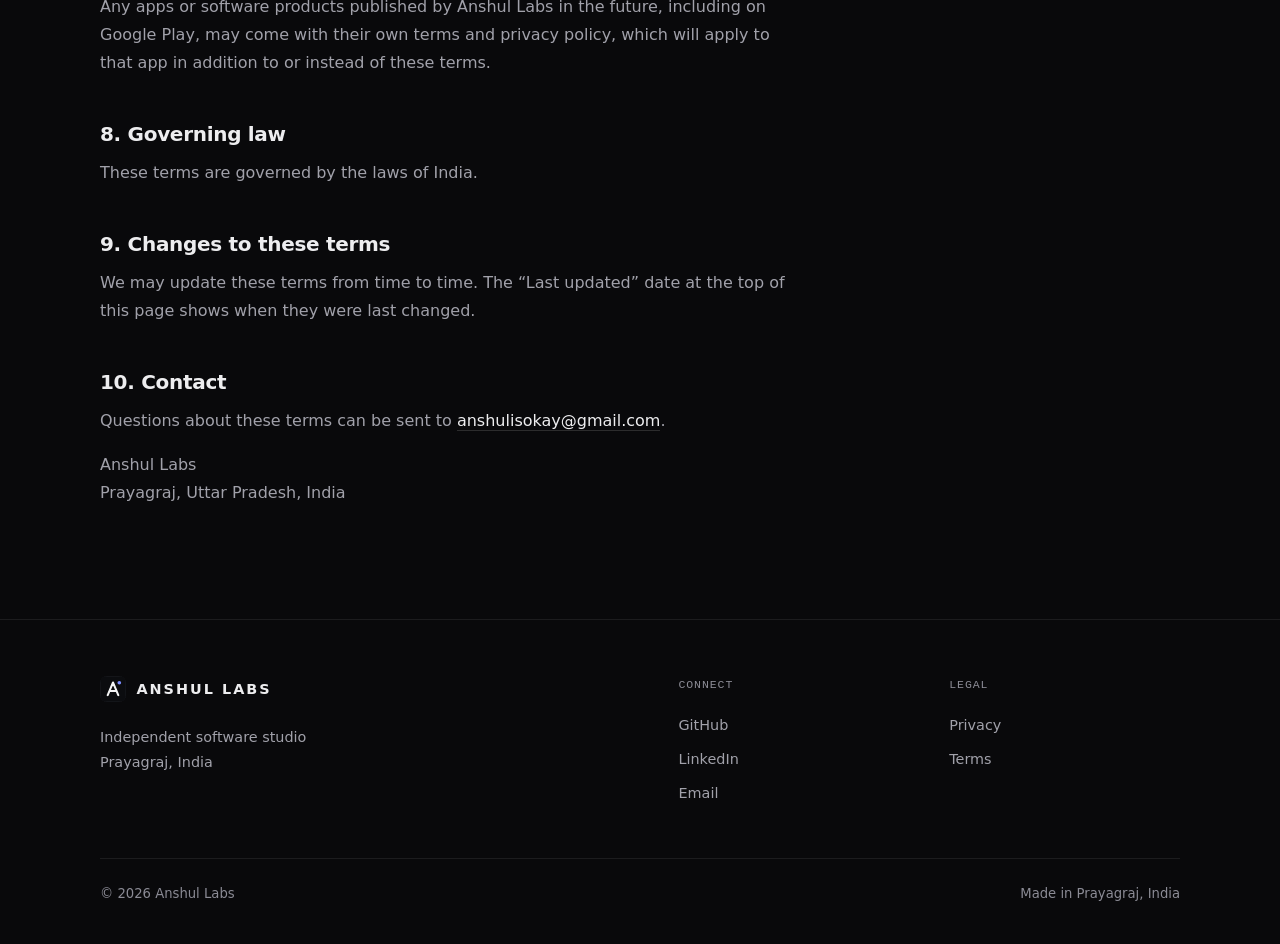
<file: terms.html>
<!doctype html>
<html lang="en-IN">
<head>
  <meta charset="utf-8">
  <meta name="viewport" content="width=device-width, initial-scale=1">
  <script>document.documentElement.classList.add("js");</script>
  <title>Terms of Use — Anshul Labs</title>
  <meta name="description" content="Terms of use for the Anshul Labs website.">
  <link rel="canonical" href="https://okayanshul.github.io/anshul-labs/terms.html">
  <meta name="robots" content="index, follow">
  <meta name="theme-color" content="#09090b">
  <meta name="color-scheme" content="dark">

  <meta property="og:type" content="website">
  <meta property="og:site_name" content="Anshul Labs">
  <meta property="og:locale" content="en_IN">
  <meta property="og:title" content="Terms of Use — Anshul Labs">
  <meta property="og:description" content="Terms of use for the Anshul Labs website.">
  <meta property="og:url" content="https://okayanshul.github.io/anshul-labs/terms.html">
  <meta property="og:image" content="https://okayanshul.github.io/anshul-labs/assets/og-image.png">
  <meta name="twitter:card" content="summary_large_image">
  <meta name="twitter:title" content="Terms of Use — Anshul Labs">
  <meta name="twitter:description" content="Terms of use for the Anshul Labs website.">
  <meta name="twitter:image" content="https://okayanshul.github.io/anshul-labs/assets/og-image.png">

  <link rel="icon" href="assets/favicon.svg" type="image/svg+xml">
  <link rel="icon" href="assets/favicon-32.png" type="image/png" sizes="32x32">
  <link rel="apple-touch-icon" href="assets/apple-touch-icon.png">
  <link rel="manifest" href="site.webmanifest">

  <link rel="stylesheet" href="styles.css">
  <script src="script.js" defer></script>
</head>
<body>
  <svg width="0" height="0" style="position:absolute" aria-hidden="true" focusable="false">
    <symbol id="i-github" viewBox="0 0 24 24"><path fill="currentColor" d="M12 .5C5.65.5.5 5.65.5 12.02c0 5.09 3.29 9.4 7.86 10.93.58.1.79-.25.79-.56v-1.97c-3.2.7-3.87-1.54-3.87-1.54-.52-1.33-1.28-1.69-1.28-1.69-1.04-.71.08-.7.08-.7 1.15.08 1.76 1.19 1.76 1.19 1.03 1.76 2.69 1.25 3.35.96.1-.75.4-1.25.73-1.54-2.55-.29-5.24-1.28-5.24-5.69 0-1.26.45-2.29 1.19-3.09-.12-.29-.52-1.46.11-3.05 0 0 .97-.31 3.17 1.18a11 11 0 0 1 5.77 0c2.2-1.49 3.17-1.18 3.17-1.18.63 1.59.23 2.76.11 3.05.74.8 1.19 1.83 1.19 3.09 0 4.42-2.7 5.39-5.26 5.68.41.36.78 1.06.78 2.14v3.17c0 .31.21.67.8.56A11.53 11.53 0 0 0 23.5 12C23.5 5.65 18.35.5 12 .5Z"/></symbol>
    <symbol id="i-linkedin" viewBox="0 0 24 24"><path fill="currentColor" d="M20.45 20.45h-3.56v-5.57c0-1.33-.02-3.04-1.85-3.04-1.86 0-2.14 1.45-2.14 2.94v5.67H9.34V9h3.41v1.56h.05c.48-.9 1.64-1.85 3.37-1.85 3.6 0 4.27 2.37 4.27 5.46v6.28ZM5.34 7.43a2.06 2.06 0 1 1 0-4.13 2.06 2.06 0 0 1 0 4.13ZM7.12 20.45H3.56V9h3.56v11.45ZM22.22 0H1.77C.79 0 0 .77 0 1.73v20.54C0 23.23.79 24 1.77 24h20.45c.98 0 1.78-.77 1.78-1.73V1.73C24 .77 23.2 0 22.22 0Z"/></symbol>
    <symbol id="i-external" viewBox="0 0 16 16"><path fill="none" stroke="currentColor" stroke-width="1.6" stroke-linecap="round" stroke-linejoin="round" d="M5 11 11 5M6 5h5v5"/></symbol>
  </svg>
  <a class="skip-link" href="#main">Skip to content</a>

  <header class="site-header">
    <nav class="nav container" aria-label="Primary">
      <a class="brand" href="./" aria-label="Anshul Labs — home">
        <img src="assets/favicon.svg" alt="" width="26" height="26">
        <span>ANSHUL LABS</span>
      </a>
      <ul class="nav-links">
        <li><a href="./#work">Work</a></li>
        <li><a href="./#services">Services</a></li>
        <li><a href="./#about">About</a></li>
        <li><a href="./#contact">Contact</a></li>
      </ul>
      <a class="btn btn--ghost btn--sm nav-home" href="./">Home</a>
    </nav>
  </header>

  <main id="main" class="legal">
    <div class="container">
      <article class="legal-inner">
        <a class="back-link" href="./">
          <svg viewBox="0 0 16 16" fill="none" stroke="currentColor" stroke-width="1.6" stroke-linecap="round" stroke-linejoin="round" aria-hidden="true"><path d="M13 8H3M7 4 3 8l4 4"/></svg>
          Back to Anshul Labs
        </a>
        <h1>Terms of Use</h1>
        <p class="legal-updated">Last updated: <time datetime="2026-09-28">28 September 2026</time></p>
        <p class="legal-summary">In short: use this website lawfully. Content is provided for general information, projects may be experimental, and any client work is agreed separately in writing.</p>
        <div class="legal-content">
          <!-- To update these terms: edit the sections below and change the
               "Last updated" date above. -->
          <h2 id="about">1. About these terms</h2>
          <p>This website is operated by <strong>Anshul Labs</strong>, an independent software business based in Prayagraj, Uttar Pradesh, India. By using this website you agree to these terms. If you do not agree, please do not use the website.</p>

          <h2 id="use">2. Use of the website</h2>
          <p>You may browse and share this website for lawful purposes. You agree not to misuse it — for example, by attempting to disrupt it or gain unauthorised access to it.</p>

          <h2 id="content">3. Information on this website</h2>
          <p>The content on this website is provided for general information about Anshul Labs and its work. We try to keep it accurate and up to date, but it is provided “as is”, without warranties of any kind, and may change without notice.</p>
          <p>Projects shown on this website may be experimental or unfinished and are described as such. Nothing on this website is an offer to supply software or services; any freelance or contract work is agreed separately and in writing.</p>

          <h2 id="ip">4. Intellectual property</h2>
          <p>The Anshul Labs name, logo and the original content of this website belong to Anshul Labs unless stated otherwise. Open-source projects linked from this website are governed by the licences in their own repositories.</p>

          <h2 id="links">5. External links</h2>
          <p>This website links to external sites such as GitHub and LinkedIn. We do not control those sites and are not responsible for their content, availability or practices.</p>

          <h2 id="liability">6. Limitation of liability</h2>
          <p>To the extent permitted by applicable law, Anshul Labs is not liable for any loss or damage arising from your use of, or reliance on, this website. Nothing in these terms limits any liability that cannot be limited under applicable law.</p>

          <h2 id="apps">7. Apps and services</h2>
          <p>Any apps or software products published by Anshul Labs in the future, including on Google Play, may come with their own terms and privacy policy, which will apply to that app in addition to or instead of these terms.</p>

          <h2 id="law">8. Governing law</h2>
          <p>These terms are governed by the laws of India.</p>

          <h2 id="changes">9. Changes to these terms</h2>
          <p>We may update these terms from time to time. The “Last updated” date at the top of this page shows when they were last changed.</p>

          <h2 id="contact">10. Contact</h2>
          <p>Questions about these terms can be sent to <a href="mailto:anshulisokay@gmail.com">anshulisokay@gmail.com</a>.</p>
          <p>Anshul Labs<br>Prayagraj, Uttar Pradesh, India</p>
        </div>
      </article>
    </div>
  </main>

  <!-- ============================== Footer ============================== -->
  <footer class="site-footer">
    <div class="container">
      <div class="footer-grid">
        <div class="footer-brand">
          <a class="brand" href="./" aria-label="Anshul Labs — home">
            <img src="assets/favicon.svg" alt="" width="26" height="26">
            <span>ANSHUL LABS</span>
          </a>
          <p>Independent software studio<br>Prayagraj, India</p>
        </div>
        <div class="footer-col">
          <h2>Connect</h2>
          <ul role="list">
            <li><a href="https://github.com/OkayAnshul" target="_blank" rel="noopener">GitHub</a></li>
            <li><a href="https://www.linkedin.com/in/builderanshul/" target="_blank" rel="noopener">LinkedIn</a></li>
            <li><a href="mailto:anshulisokay@gmail.com">Email</a></li>
          </ul>
        </div>
        <div class="footer-col">
          <h2>Legal</h2>
          <ul role="list">
            <li><a href="privacy.html">Privacy</a></li>
            <li><a href="terms.html">Terms</a></li>
          </ul>
        </div>
      </div>
      <div class="footer-bottom">
        <p>© 2026 Anshul Labs</p>
        <p>Made in Prayagraj, India</p>
      </div>
    </div>
  </footer>
</body>
</html>
</file>
<file: styles.css>
/* ==========================================================================
   Anshul Labs — styles
   Plain CSS, no build step. Design tokens live in :root.
   ========================================================================== */

:root {
  color-scheme: dark;

  /* Colour */
  --bg: #09090b;
  --bg-raised: #0f1013;
  --surface: #131418;
  --surface-hover: #181a1f;
  --border: rgba(255, 255, 255, 0.08);
  --border-strong: rgba(255, 255, 255, 0.14);
  --text: #ededef;
  --text-muted: #a1a1aa;
  --text-faint: #8b8b95;
  --accent: #8b9bff;
  --accent-strong: #a9b5ff;
  --accent-soft: rgba(139, 155, 255, 0.12);
  --success: #5fd4a0;
  --warn: #f2c46d;

  /* Type */
  --font-sans: "Inter", ui-sans-serif, system-ui, -apple-system, "Segoe UI",
    Roboto, "Helvetica Neue", Arial, "Noto Sans", sans-serif;
  --font-mono: ui-monospace, "SF Mono", "JetBrains Mono", "Cascadia Code",
    Menlo, Consolas, "Liberation Mono", monospace;

  /* Layout */
  --max: 1160px;
  --gutter: clamp(1.25rem, 4vw, 2.5rem);
  --section: clamp(5rem, 11vw, 8.5rem);
  --radius: 14px;
  --radius-sm: 10px;
  --header-h: 64px;

  --ease: cubic-bezier(0.2, 0.7, 0.2, 1);
}

/* Reset ------------------------------------------------------------------ */
*,
*::before,
*::after {
  box-sizing: border-box;
}

html {
  -webkit-text-size-adjust: 100%;
  text-size-adjust: 100%;
  scroll-behavior: smooth;
  scroll-padding-top: calc(var(--header-h) + 1rem);
}

body {
  margin: 0;
  background: var(--bg);
  color: var(--text);
  font-family: var(--font-sans);
  font-size: 1rem;
  line-height: 1.6;
  -webkit-font-smoothing: antialiased;
  -moz-osx-font-smoothing: grayscale;
  text-rendering: optimizeLegibility;
  overflow-x: hidden;
}

img,
svg {
  display: block;
  max-width: 100%;
}

h1,
h2,
h3,
h4,
p,
ul,
ol,
dl,
dd,
figure {
  margin: 0;
}

ul[role="list"],
ol[role="list"] {
  list-style: none;
  padding: 0;
}

a {
  color: inherit;
  text-decoration: none;
}

button {
  font: inherit;
  color: inherit;
}

::selection {
  background: rgba(139, 155, 255, 0.35);
  color: #fff;
}

/* Focus ------------------------------------------------------------------ */
:focus-visible {
  outline: 2px solid var(--accent);
  outline-offset: 3px;
  border-radius: 6px;
}

.skip-link {
  position: absolute;
  left: 1rem;
  top: -100px;
  z-index: 100;
  padding: 0.6rem 1rem;
  background: var(--text);
  color: var(--bg);
  border-radius: 8px;
  font-weight: 600;
  font-size: 0.9rem;
}

.skip-link:focus {
  top: 1rem;
}

.visually-hidden {
  position: absolute !important;
  width: 1px;
  height: 1px;
  padding: 0;
  margin: -1px;
  overflow: hidden;
  clip: rect(0, 0, 0, 0);
  white-space: nowrap;
  border: 0;
}

/* Layout ----------------------------------------------------------------- */
.container {
  width: 100%;
  max-width: var(--max);
  margin-inline: auto;
  padding-inline: var(--gutter);
}

.section {
  padding-block: var(--section);
  position: relative;
}

.section + .section {
  border-top: 1px solid var(--border);
}

.section-head {
  max-width: 40rem;
  margin-bottom: clamp(2.5rem, 5vw, 3.5rem);
}

.eyebrow {
  display: inline-flex;
  align-items: center;
  gap: 0.55rem;
  font-family: var(--font-mono);
  font-size: 0.75rem;
  letter-spacing: 0.08em;
  text-transform: uppercase;
  color: var(--text-faint);
  margin-bottom: 1rem;
}

.eyebrow::before {
  content: "";
  width: 18px;
  height: 1px;
  background: var(--accent);
}

.section-title {
  font-size: clamp(1.85rem, 4.2vw, 2.75rem);
  line-height: 1.12;
  letter-spacing: -0.03em;
  font-weight: 650;
  text-wrap: balance;
}

.section-lede {
  margin-top: 1rem;
  font-size: clamp(1rem, 1.6vw, 1.125rem);
  color: var(--text-muted);
  text-wrap: pretty;
}

/* Buttons ---------------------------------------------------------------- */
.btn {
  --btn-bg: var(--text);
  --btn-fg: var(--bg);
  display: inline-flex;
  align-items: center;
  justify-content: center;
  gap: 0.5rem;
  min-height: 44px;
  padding: 0.7rem 1.15rem;
  border-radius: 10px;
  border: 1px solid transparent;
  background: var(--btn-bg);
  color: var(--btn-fg);
  font-size: 0.95rem;
  font-weight: 560;
  letter-spacing: -0.005em;
  line-height: 1.2;
  cursor: pointer;
  transition: background-color 0.2s var(--ease), border-color 0.2s var(--ease),
    color 0.2s var(--ease), transform 0.2s var(--ease);
  white-space: nowrap;
}

.btn:hover {
  --btn-bg: #fff;
  transform: translateY(-1px);
}

.btn:active {
  transform: translateY(0);
}

.btn svg {
  width: 16px;
  height: 16px;
  flex: none;
  transition: transform 0.2s var(--ease);
}

.btn:hover .icon-arrow {
  transform: translateX(3px);
}

.btn--ghost {
  --btn-bg: transparent;
  --btn-fg: var(--text);
  border-color: var(--border-strong);
}

.btn--ghost:hover {
  --btn-bg: rgba(255, 255, 255, 0.05);
  border-color: rgba(255, 255, 255, 0.24);
}

.btn--sm {
  min-height: 36px;
  padding: 0.45rem 0.85rem;
  font-size: 0.875rem;
  border-radius: 8px;
}

/* Text link with arrow */
.text-link {
  display: inline-flex;
  align-items: center;
  gap: 0.35rem;
  color: var(--text);
  font-weight: 520;
  border-bottom: 1px solid var(--border-strong);
  padding-bottom: 1px;
  transition: border-color 0.2s var(--ease), color 0.2s var(--ease);
}

.text-link:hover {
  border-color: var(--accent);
  color: #fff;
}

.text-link svg {
  width: 14px;
  height: 14px;
  transition: transform 0.2s var(--ease);
}

.text-link:hover svg {
  transform: translate(2px, -2px);
}

/* Header ----------------------------------------------------------------- */
.site-header {
  position: sticky;
  top: 0;
  z-index: 50;
  height: var(--header-h);
  border-bottom: 1px solid transparent;
  transition: background-color 0.25s var(--ease), border-color 0.25s var(--ease),
    backdrop-filter 0.25s var(--ease);
}

.site-header.is-scrolled,
.site-header.is-open {
  background: rgba(9, 9, 11, 0.78);
  -webkit-backdrop-filter: saturate(160%) blur(14px);
  backdrop-filter: saturate(160%) blur(14px);
  border-bottom-color: var(--border);
}

.nav {
  height: 100%;
  display: flex;
  align-items: center;
  justify-content: space-between;
  gap: 1.5rem;
}

.brand {
  display: inline-flex;
  align-items: center;
  gap: 0.65rem;
  font-weight: 700;
  font-size: 0.9rem;
  letter-spacing: 0.14em;
  white-space: nowrap;
}

.brand img {
  width: 26px;
  height: 26px;
  border-radius: 7px;
}

.nav-links {
  display: flex;
  align-items: center;
  gap: 0.25rem;
  padding: 0;
  margin: 0;
  list-style: none;
}

.nav-links a {
  display: inline-flex;
  align-items: center;
  min-height: 36px;
  padding: 0.4rem 0.75rem;
  border-radius: 8px;
  font-size: 0.9rem;
  color: var(--text-muted);
  transition: color 0.2s var(--ease), background-color 0.2s var(--ease);
}

.nav-links a:hover,
.nav-links a[aria-current="true"] {
  color: var(--text);
  background: rgba(255, 255, 255, 0.05);
}

.nav-aside {
  display: flex;
  align-items: center;
  gap: 0.25rem;
}

.icon-link {
  display: inline-flex;
  align-items: center;
  justify-content: center;
  width: 40px;
  height: 40px;
  border-radius: 9px;
  color: var(--text-muted);
  transition: color 0.2s var(--ease), background-color 0.2s var(--ease);
}

.icon-link:hover {
  color: var(--text);
  background: rgba(255, 255, 255, 0.06);
}

.icon-link svg {
  width: 18px;
  height: 18px;
}

.nav-toggle {
  display: none;
  align-items: center;
  justify-content: center;
  width: 44px;
  height: 44px;
  margin-right: -0.5rem;
  border: 0;
  border-radius: 10px;
  background: transparent;
  cursor: pointer;
}

.nav-toggle:hover {
  background: rgba(255, 255, 255, 0.06);
}

.nav-toggle-bars {
  position: relative;
  width: 18px;
  height: 12px;
}

.nav-toggle-bars::before,
.nav-toggle-bars::after {
  content: "";
  position: absolute;
  left: 0;
  width: 100%;
  height: 1.5px;
  border-radius: 2px;
  background: var(--text);
  transition: transform 0.25s var(--ease), top 0.25s var(--ease);
}

.nav-toggle-bars::before {
  top: 2px;
}

.nav-toggle-bars::after {
  top: 9px;
}

.nav-toggle[aria-expanded="true"] .nav-toggle-bars::before {
  top: 5.5px;
  transform: rotate(45deg);
}

.nav-toggle[aria-expanded="true"] .nav-toggle-bars::after {
  top: 5.5px;
  transform: rotate(-45deg);
}

.mobile-menu {
  display: none;
}

@media (max-width: 820px) {
  .nav-links,
  .nav-aside {
    display: none;
  }

  .js .nav-toggle {
    display: inline-flex;
  }

  /* Without JS, keep links reachable in a simple row */
  html:not(.js) .nav {
    flex-wrap: wrap;
  }

  .mobile-menu {
    position: fixed;
    inset: var(--header-h) 0 0 0;
    z-index: 49;
    display: block;
    padding: 1.5rem var(--gutter) 2rem;
    background: rgba(9, 9, 11, 0.97);
    -webkit-backdrop-filter: blur(14px);
    backdrop-filter: blur(14px);
    overflow-y: auto;
    visibility: hidden;
    opacity: 0;
    transform: translateY(-8px);
    transition: opacity 0.25s var(--ease), transform 0.25s var(--ease),
      visibility 0s linear 0.25s;
  }

  .mobile-menu.is-open {
    visibility: visible;
    opacity: 1;
    transform: none;
    transition: opacity 0.25s var(--ease), transform 0.25s var(--ease),
      visibility 0s;
  }

  .mobile-menu ul {
    list-style: none;
    margin: 0;
    padding: 0;
  }

  .mobile-menu li + li {
    border-top: 1px solid var(--border);
  }

  .mobile-menu a {
    display: flex;
    align-items: center;
    justify-content: space-between;
    min-height: 56px;
    font-size: 1.35rem;
    font-weight: 560;
    letter-spacing: -0.02em;
  }

  .mobile-menu .mobile-menu-secondary {
    margin-top: 2rem;
    display: flex;
    gap: 0.75rem;
    flex-wrap: wrap;
  }

  .mobile-menu .mobile-menu-secondary a {
    min-height: 44px;
    font-size: 0.95rem;
  }

  body.menu-open {
    overflow: hidden;
  }
}

/* Hero ------------------------------------------------------------------- */
.hero {
  position: relative;
  padding-top: clamp(4rem, 10vw, 8rem);
  padding-bottom: clamp(4.5rem, 10vw, 8rem);
  margin-top: calc(var(--header-h) * -1);
  padding-top: calc(var(--header-h) + clamp(3.5rem, 9vw, 7.5rem));
  overflow: hidden;
  isolation: isolate;
}

/* Subtle engineering grid, faded at the edges */
.hero::before {
  content: "";
  position: absolute;
  inset: 0;
  z-index: -2;
  background-image: linear-gradient(var(--border) 1px, transparent 1px),
    linear-gradient(90deg, var(--border) 1px, transparent 1px);
  background-size: 56px 56px;
  background-position: center top;
  -webkit-mask-image: radial-gradient(ellipse 70% 60% at 50% 0%, #000 30%, transparent 100%);
  mask-image: radial-gradient(ellipse 70% 60% at 50% 0%, #000 30%, transparent 100%);
  opacity: 0.55;
}

/* One restrained light source */
.hero::after {
  content: "";
  position: absolute;
  z-index: -1;
  top: -260px;
  left: 50%;
  width: min(900px, 120vw);
  height: 520px;
  transform: translateX(-50%);
  background: radial-gradient(closest-side, rgba(139, 155, 255, 0.13), transparent);
  pointer-events: none;
}

.hero-grid {
  display: grid;
  grid-template-columns: minmax(0, 1.25fr) minmax(0, 0.9fr);
  gap: clamp(2.5rem, 6vw, 5rem);
  align-items: center;
}

.hero-kicker {
  display: inline-flex;
  align-items: center;
  gap: 0.6rem;
  padding: 0.35rem 0.8rem 0.35rem 0.4rem;
  border: 1px solid var(--border);
  border-radius: 999px;
  background: rgba(255, 255, 255, 0.02);
  font-size: 0.8rem;
  color: var(--text-muted);
  margin-bottom: 1.75rem;
}

.hero-kicker-name {
  padding: 0.15rem 0.55rem;
  border-radius: 999px;
  background: var(--accent-soft);
  color: var(--accent-strong);
  font-family: var(--font-mono);
  font-size: 0.7rem;
  letter-spacing: 0.1em;
  font-weight: 600;
}

.hero-title {
  font-size: clamp(2.6rem, 7.4vw, 5.25rem);
  line-height: 1.02;
  letter-spacing: -0.045em;
  font-weight: 680;
  text-wrap: balance;
  max-width: 13ch;
}

.hero-title .muted {
  color: var(--text-faint);
}

.hero-text {
  margin-top: 1.5rem;
  max-width: 34rem;
  font-size: clamp(1.05rem, 1.8vw, 1.2rem);
  line-height: 1.6;
  color: var(--text-muted);
  text-wrap: pretty;
}

.hero-actions {
  display: flex;
  flex-wrap: wrap;
  gap: 0.75rem;
  margin-top: 2.25rem;
}

/* Studio card: a plain factual summary, styled like a config file */
.studio-card {
  border: 1px solid var(--border);
  border-radius: var(--radius);
  background: linear-gradient(180deg, rgba(255, 255, 255, 0.035), rgba(255, 255, 255, 0.01));
  box-shadow: 0 30px 80px -40px rgba(0, 0, 0, 0.8);
  overflow: hidden;
  font-family: var(--font-mono);
  font-size: 0.82rem;
}

.studio-card-bar {
  display: flex;
  align-items: center;
  gap: 0.5rem;
  padding: 0.75rem 1rem;
  border-bottom: 1px solid var(--border);
  color: var(--text-faint);
  font-size: 0.75rem;
}

.studio-card-dots {
  display: inline-flex;
  gap: 6px;
  margin-right: 0.35rem;
}

.studio-card-dots span {
  width: 9px;
  height: 9px;
  border-radius: 50%;
  background: rgba(255, 255, 255, 0.12);
}

.studio-card dl {
  display: grid;
  grid-template-columns: auto 1fr;
  gap: 0.7rem 1.25rem;
  padding: 1.25rem 1.25rem 1.4rem;
  line-height: 1.5;
}

.studio-card dt {
  color: var(--accent);
}

.studio-card dd {
  color: var(--text);
  min-width: 0;
}

.studio-card dd .str {
  color: #b7e4c7;
}

.status-dot {
  display: inline-block;
  width: 7px;
  height: 7px;
  margin-right: 0.45rem;
  border-radius: 50%;
  background: var(--success);
  box-shadow: 0 0 0 3px rgba(95, 212, 160, 0.15);
  vertical-align: 0.05em;
}

/* Projects --------------------------------------------------------------- */
.projects-grid {
  display: grid;
  grid-template-columns: repeat(3, minmax(0, 1fr));
  gap: 1rem;
  list-style: none;
  padding: 0;
  margin: 0;
}

.project-card {
  position: relative;
  display: flex;
  flex-direction: column;
  height: 100%;
  padding: 1.5rem;
  border: 1px solid var(--border);
  border-radius: var(--radius);
  background: var(--surface);
  transition: border-color 0.25s var(--ease), background-color 0.25s var(--ease),
    transform 0.25s var(--ease);
}

.project-card:hover,
.project-card:focus-within {
  border-color: var(--border-strong);
  background: var(--surface-hover);
  transform: translateY(-2px);
}

.project-meta {
  display: flex;
  align-items: center;
  justify-content: space-between;
  gap: 0.75rem;
  margin-bottom: 1.25rem;
}

.project-category {
  font-family: var(--font-mono);
  font-size: 0.72rem;
  letter-spacing: 0.06em;
  text-transform: uppercase;
  color: var(--text-faint);
}

.badge {
  display: inline-flex;
  align-items: center;
  gap: 0.4rem;
  padding: 0.2rem 0.55rem;
  border-radius: 999px;
  border: 1px solid var(--border);
  font-size: 0.72rem;
  font-weight: 520;
  color: var(--text-muted);
  white-space: nowrap;
}

.badge::before {
  content: "";
  width: 6px;
  height: 6px;
  border-radius: 50%;
  background: currentColor;
}

.badge--experiment {
  color: var(--warn);
  border-color: rgba(242, 196, 109, 0.25);
}

.badge--active {
  color: var(--success);
  border-color: rgba(95, 212, 160, 0.25);
}

.badge--research {
  color: var(--accent-strong);
  border-color: rgba(139, 155, 255, 0.28);
}

.project-name {
  font-size: 1.3rem;
  font-weight: 640;
  letter-spacing: -0.02em;
  line-height: 1.25;
}

.project-desc {
  margin-top: 0.6rem;
  color: var(--text-muted);
  font-size: 0.95rem;
  line-height: 1.6;
  flex: 1;
}

.tags {
  display: flex;
  flex-wrap: wrap;
  gap: 0.4rem;
  margin: 1.25rem 0 0;
  padding: 0;
  list-style: none;
}

.tags li {
  padding: 0.2rem 0.55rem;
  border-radius: 6px;
  background: rgba(255, 255, 255, 0.045);
  font-family: var(--font-mono);
  font-size: 0.72rem;
  color: var(--text-muted);
}

.project-link {
  display: inline-flex;
  align-items: center;
  gap: 0.45rem;
  margin-top: 1.5rem;
  padding-top: 1.1rem;
  border-top: 1px solid var(--border);
  font-size: 0.875rem;
  font-weight: 540;
  color: var(--text);
}

.project-link svg {
  width: 16px;
  height: 16px;
}

.project-link .icon-external {
  width: 13px;
  height: 13px;
  margin-left: auto;
  color: var(--text-faint);
  transition: transform 0.2s var(--ease), color 0.2s var(--ease);
}

/* Whole card clickable via the link's pseudo-element */
.project-link::after {
  content: "";
  position: absolute;
  inset: 0;
  border-radius: var(--radius);
}

.project-link:focus-visible {
  outline: none;
}

.project-link:focus-visible::after {
  outline: 2px solid var(--accent);
  outline-offset: 2px;
}

.project-card:hover .icon-external {
  transform: translate(2px, -2px);
  color: var(--text);
}

.project-note {
  margin-top: 1.5rem;
  font-size: 0.875rem;
  color: var(--text-faint);
}

/* Callouts: GitHub + Google Play ---------------------------------------- */
.callouts {
  display: grid;
  grid-template-columns: repeat(2, minmax(0, 1fr));
  gap: 1rem;
}

.callout {
  position: relative;
  display: flex;
  flex-direction: column;
  padding: clamp(1.75rem, 4vw, 2.75rem);
  border: 1px solid var(--border);
  border-radius: calc(var(--radius) + 4px);
  background: var(--bg-raised);
  overflow: hidden;
}

.callout-icon {
  display: inline-flex;
  align-items: center;
  justify-content: center;
  width: 44px;
  height: 44px;
  margin-bottom: 1.75rem;
  border: 1px solid var(--border);
  border-radius: 11px;
  background: var(--surface);
}

.callout-icon svg {
  width: 20px;
  height: 20px;
}

.callout h2 {
  font-size: clamp(1.6rem, 3.2vw, 2.1rem);
  line-height: 1.15;
  letter-spacing: -0.03em;
  font-weight: 650;
}

.callout p {
  margin-top: 0.85rem;
  color: var(--text-muted);
  max-width: 30rem;
}

.callout-actions {
  display: flex;
  flex-wrap: wrap;
  align-items: center;
  gap: 0.75rem;
  margin-top: auto;
  padding-top: 2rem;
}

.roadmap {
  display: grid;
  gap: 0.6rem;
  margin: 1.5rem 0 0;
  padding: 0;
  list-style: none;
  font-size: 0.925rem;
  color: var(--text-muted);
}

.roadmap li {
  display: flex;
  align-items: baseline;
  gap: 0.7rem;
}

.roadmap li::before {
  content: "";
  flex: none;
  width: 6px;
  height: 6px;
  border-radius: 50%;
  border: 1.5px solid var(--text-faint);
  transform: translateY(-1px);
}

.roadmap li.is-done::before {
  border-color: var(--success);
  background: var(--success);
}

.play-pill {
  display: inline-flex;
  align-items: center;
  gap: 0.65rem;
  min-height: 48px;
  padding: 0.55rem 1rem 0.55rem 0.8rem;
  border: 1px dashed var(--border-strong);
  border-radius: 12px;
  color: var(--text-muted);
  font-size: 0.9rem;
  cursor: default;
  user-select: none;
}

.play-pill svg {
  width: 22px;
  height: 22px;
  flex: none;
}

.play-pill strong {
  color: var(--text);
  font-weight: 560;
}

/* Services --------------------------------------------------------------- */
.services-grid {
  display: grid;
  grid-template-columns: repeat(4, minmax(0, 1fr));
  gap: 1px;
  margin: 0;
  padding: 0;
  list-style: none;
  border: 1px solid var(--border);
  border-radius: var(--radius);
  background: var(--border);
  overflow: hidden;
}

.service {
  padding: 1.75rem 1.5rem 2rem;
  background: var(--bg);
  transition: background-color 0.25s var(--ease);
}

.service:hover {
  background: var(--bg-raised);
}

.service-num {
  font-family: var(--font-mono);
  font-size: 0.75rem;
  color: var(--accent);
}

.service h3 {
  margin-top: 1.25rem;
  font-size: 1.1rem;
  font-weight: 620;
  letter-spacing: -0.015em;
}

.service p {
  margin-top: 0.5rem;
  font-size: 0.925rem;
  color: var(--text-muted);
}

.service .tags {
  margin-top: 1.25rem;
}

.engagement {
  display: grid;
  grid-template-columns: minmax(0, 1fr) auto;
  gap: 1.5rem 2rem;
  align-items: center;
  margin-top: 1rem;
  padding: 1.5rem;
  border: 1px solid var(--border);
  border-radius: var(--radius);
  background: var(--bg-raised);
}

.engagement p {
  color: var(--text-muted);
  font-size: 0.95rem;
  max-width: 44rem;
}

.engagement strong {
  color: var(--text);
  font-weight: 580;
}

/* Technology ------------------------------------------------------------- */
.tech {
  display: grid;
  grid-template-columns: minmax(0, 0.8fr) minmax(0, 1.2fr);
  gap: clamp(2rem, 6vw, 5rem);
  align-items: start;
}

.tech .section-head {
  margin-bottom: 0;
}

.tech-groups {
  display: grid;
  gap: 1.75rem;
  margin: 0;
}

.tech-group dt {
  font-family: var(--font-mono);
  font-size: 0.72rem;
  letter-spacing: 0.08em;
  text-transform: uppercase;
  color: var(--text-faint);
  margin-bottom: 0.75rem;
}

.chips {
  display: flex;
  flex-wrap: wrap;
  gap: 0.5rem;
  margin: 0;
  padding: 0;
  list-style: none;
}

.chips li {
  padding: 0.45rem 0.8rem;
  border: 1px solid var(--border);
  border-radius: 8px;
  font-size: 0.9rem;
  color: var(--text);
  background: rgba(255, 255, 255, 0.015);
  transition: border-color 0.2s var(--ease), background-color 0.2s var(--ease);
}

.chips li:hover {
  border-color: var(--border-strong);
  background: rgba(255, 255, 255, 0.04);
}

/* About ------------------------------------------------------------------ */
.about {
  display: grid;
  grid-template-columns: minmax(0, 1fr) minmax(0, 1fr);
  gap: clamp(2rem, 6vw, 5rem);
  align-items: start;
}

.about .section-head {
  margin-bottom: 0;
}

.about-body {
  display: grid;
  gap: 1.1rem;
  font-size: 1.05rem;
  color: var(--text-muted);
}

.about-body p:first-child {
  color: var(--text);
  font-size: clamp(1.15rem, 2vw, 1.3rem);
  line-height: 1.55;
  letter-spacing: -0.01em;
}

.facts {
  display: grid;
  grid-template-columns: repeat(2, minmax(0, 1fr));
  gap: 1px;
  margin-top: 1rem;
  border: 1px solid var(--border);
  border-radius: var(--radius-sm);
  background: var(--border);
  overflow: hidden;
}

.facts div {
  padding: 1rem 1.1rem;
  background: var(--bg);
}

.facts dt {
  font-family: var(--font-mono);
  font-size: 0.7rem;
  letter-spacing: 0.08em;
  text-transform: uppercase;
  color: var(--text-faint);
}

.facts dd {
  margin-top: 0.3rem;
  font-size: 0.95rem;
  color: var(--text);
}

/* Contact ---------------------------------------------------------------- */
.contact-panel {
  position: relative;
  display: grid;
  grid-template-columns: minmax(0, 1.1fr) minmax(0, 0.9fr);
  gap: clamp(2rem, 5vw, 4rem);
  padding: clamp(2rem, 6vw, 4.5rem);
  border: 1px solid var(--border-strong);
  border-radius: 22px;
  background: radial-gradient(120% 140% at 0% 0%, rgba(139, 155, 255, 0.1), transparent 55%),
    var(--bg-raised);
  overflow: hidden;
  isolation: isolate;
}

.contact-title {
  font-size: clamp(2.1rem, 5.4vw, 3.75rem);
  line-height: 1.04;
  letter-spacing: -0.04em;
  font-weight: 670;
  text-wrap: balance;
}

.contact-text {
  margin-top: 1.1rem;
  max-width: 28rem;
  font-size: 1.075rem;
  color: var(--text-muted);
}

.contact-email {
  display: inline-flex;
  align-items: center;
  gap: 0.6rem;
  margin-top: 2rem;
  font-size: clamp(1.05rem, 3.4vw, 1.5rem);
  font-weight: 580;
  letter-spacing: -0.02em;
  color: var(--text);
  border-bottom: 1px solid var(--border-strong);
  padding-bottom: 0.2rem;
  overflow-wrap: anywhere;
  transition: border-color 0.2s var(--ease), color 0.2s var(--ease);
}

.contact-email:hover {
  border-color: var(--accent);
  color: #fff;
}

.contact-email svg {
  width: 20px;
  height: 20px;
  flex: none;
  transition: transform 0.2s var(--ease);
}

.contact-email:hover svg {
  transform: translateX(3px);
}

.contact-list {
  display: grid;
  gap: 0;
  margin: 0;
  padding: 0;
  list-style: none;
  align-self: end;
}

.contact-list li + li {
  border-top: 1px solid var(--border);
}

.contact-item {
  display: flex;
  align-items: center;
  gap: 1rem;
  padding: 1rem 0;
  min-height: 64px;
}

a.contact-item {
  transition: color 0.2s var(--ease);
}

.contact-item-icon {
  display: inline-flex;
  align-items: center;
  justify-content: center;
  flex: none;
  width: 40px;
  height: 40px;
  border: 1px solid var(--border);
  border-radius: 10px;
  background: var(--surface);
  color: var(--text-muted);
  transition: color 0.2s var(--ease), border-color 0.2s var(--ease);
}

.contact-item-icon svg {
  width: 18px;
  height: 18px;
}

.contact-item-label {
  display: block;
  font-size: 0.75rem;
  font-family: var(--font-mono);
  letter-spacing: 0.06em;
  text-transform: uppercase;
  color: var(--text-faint);
}

.contact-item-value {
  display: block;
  font-size: 0.975rem;
  color: var(--text);
  overflow-wrap: anywhere;
}

.contact-item .icon-external {
  width: 14px;
  height: 14px;
  margin-left: auto;
  flex: none;
  color: var(--text-faint);
  transition: transform 0.2s var(--ease), color 0.2s var(--ease);
}

a.contact-item:hover .contact-item-icon {
  color: var(--text);
  border-color: var(--border-strong);
}

a.contact-item:hover .icon-external {
  color: var(--text);
  transform: translate(2px, -2px);
}

/* Footer ----------------------------------------------------------------- */
.site-footer {
  border-top: 1px solid var(--border);
  padding-block: 3.5rem 2.5rem;
  font-size: 0.9rem;
  color: var(--text-muted);
}

.footer-grid {
  display: grid;
  grid-template-columns: minmax(0, 1.4fr) repeat(2, minmax(0, 0.6fr));
  gap: 2.5rem;
}

.footer-brand .brand {
  color: var(--text);
}

.footer-brand p {
  margin-top: 1rem;
  line-height: 1.7;
}

.footer-col h2 {
  font-family: var(--font-mono);
  font-size: 0.72rem;
  font-weight: 500;
  letter-spacing: 0.08em;
  text-transform: uppercase;
  color: var(--text-faint);
  margin-bottom: 0.9rem;
}

.footer-col ul {
  display: grid;
  gap: 0.15rem;
  margin: 0;
  padding: 0;
  list-style: none;
}

.footer-col a {
  display: inline-flex;
  align-items: center;
  min-height: 32px;
  transition: color 0.2s var(--ease);
}

.footer-col a:hover {
  color: var(--text);
}

.footer-bottom {
  display: flex;
  flex-wrap: wrap;
  justify-content: space-between;
  gap: 0.75rem;
  margin-top: 3rem;
  padding-top: 1.5rem;
  border-top: 1px solid var(--border);
  font-size: 0.825rem;
  color: var(--text-faint);
}

/* Legal pages ------------------------------------------------------------ */
.legal {
  padding-block: clamp(3.5rem, 8vw, 6rem) clamp(4rem, 9vw, 7rem);
}

.legal-inner {
  max-width: 44rem;
}

.back-link {
  display: inline-flex;
  align-items: center;
  gap: 0.4rem;
  min-height: 36px;
  margin-bottom: 2rem;
  font-size: 0.9rem;
  color: var(--text-muted);
  transition: color 0.2s var(--ease);
}

.back-link:hover {
  color: var(--text);
}

.back-link svg {
  width: 16px;
  height: 16px;
  transition: transform 0.2s var(--ease);
}

.back-link:hover svg {
  transform: translateX(-3px);
}

.legal h1 {
  font-size: clamp(2.2rem, 5.5vw, 3.25rem);
  line-height: 1.08;
  letter-spacing: -0.04em;
  font-weight: 670;
}

.legal-updated {
  margin-top: 1rem;
  font-family: var(--font-mono);
  font-size: 0.8rem;
  color: var(--text-faint);
}

.legal-summary {
  margin-top: 2rem;
  padding: 1.25rem 1.4rem;
  border: 1px solid var(--border);
  border-left: 2px solid var(--accent);
  border-radius: var(--radius-sm);
  background: var(--bg-raised);
  color: var(--text-muted);
}

.legal-content {
  margin-top: 2.5rem;
  color: var(--text-muted);
  font-size: 1rem;
  line-height: 1.75;
}

.legal-content h2 {
  margin-top: 2.75rem;
  margin-bottom: 0.75rem;
  font-size: 1.25rem;
  line-height: 1.3;
  letter-spacing: -0.015em;
  font-weight: 620;
  color: var(--text);
}

.legal-content p + p,
.legal-content p + ul,
.legal-content ul + p {
  margin-top: 1rem;
}

.legal-content ul {
  padding-left: 1.2rem;
}

.legal-content li + li {
  margin-top: 0.4rem;
}

.legal-content li::marker {
  color: var(--text-faint);
}

.legal-content a {
  color: var(--text);
  border-bottom: 1px solid var(--border-strong);
  transition: border-color 0.2s var(--ease);
}

.legal-content a:hover {
  border-color: var(--accent);
}

.legal-content strong {
  color: var(--text);
  font-weight: 580;
}

/* Reveal animation ------------------------------------------------------- */
.js .reveal {
  opacity: 0;
  transform: translateY(14px);
  transition: opacity 0.7s var(--ease), transform 0.7s var(--ease);
  transition-delay: var(--delay, 0s);
}

.js .reveal.is-visible {
  opacity: 1;
  transform: none;
}

/* Responsive ------------------------------------------------------------- */
@media (max-width: 1080px) {
  .services-grid {
    grid-template-columns: repeat(2, minmax(0, 1fr));
  }
}

@media (max-width: 980px) {
  .hero-grid {
    grid-template-columns: minmax(0, 1fr);
  }

  .studio-card {
    max-width: 34rem;
  }

  .projects-grid {
    grid-template-columns: repeat(2, minmax(0, 1fr));
  }

  .tech,
  .about {
    grid-template-columns: minmax(0, 1fr);
  }

  .contact-panel {
    grid-template-columns: minmax(0, 1fr);
  }

  .contact-list {
    align-self: start;
  }
}

@media (max-width: 760px) {
  .callouts {
    grid-template-columns: minmax(0, 1fr);
  }

  .engagement {
    grid-template-columns: minmax(0, 1fr);
  }

  .footer-grid {
    grid-template-columns: repeat(2, minmax(0, 1fr));
  }

  .footer-brand {
    grid-column: 1 / -1;
  }
}

@media (max-width: 640px) {
  .projects-grid,
  .services-grid {
    grid-template-columns: minmax(0, 1fr);
  }

  .hero-actions .btn {
    flex: 1 1 auto;
  }

  .studio-card {
    font-size: 0.78rem;
  }

  .studio-card dl {
    gap: 0.55rem 1rem;
  }

  .contact-panel {
    border-radius: 18px;
  }
}

@media (max-width: 380px) {
  .hero-actions {
    flex-direction: column;
  }

  .hero-actions .btn {
    width: 100%;
  }

  .facts {
    grid-template-columns: minmax(0, 1fr);
  }

  .brand {
    letter-spacing: 0.1em;
  }
}

@media (min-width: 1600px) {
  :root {
    --max: 1240px;
  }
}

/* Motion preferences ----------------------------------------------------- */
@media (prefers-reduced-motion: reduce) {
  html {
    scroll-behavior: auto;
  }

  *,
  *::before,
  *::after {
    animation-duration: 0.01ms !important;
    animation-iteration-count: 1 !important;
    transition-duration: 0.01ms !important;
    transition-delay: 0s !important;
  }

  .js .reveal {
    opacity: 1;
    transform: none;
  }

  .btn:hover,
  .project-card:hover,
  .project-card:focus-within {
    transform: none;
  }
}

/* Print ------------------------------------------------------------------ */
@media print {
  .site-header,
  .mobile-menu,
  .skip-link {
    display: none !important;
  }

  body {
    background: #fff;
    color: #000;
  }
}

/* Repository list inside the "Built in public" callout */
.repo-list {
  display: grid;
  margin: 1.5rem 0 0;
  padding: 0;
  list-style: none;
  border-top: 1px solid var(--border);
}

.repo-list a {
  display: flex;
  align-items: center;
  min-height: 44px;
  border-bottom: 1px solid var(--border);
  font-family: var(--font-mono);
  font-size: 0.85rem;
  color: var(--text);
  transition: color 0.2s var(--ease), padding-left 0.2s var(--ease);
}

.repo-list a span {
  color: var(--text-faint);
}

.repo-list a::after {
  content: "↗";
  margin-left: auto;
  color: var(--text-faint);
  transition: color 0.2s var(--ease);
}

.repo-list a:hover {
  padding-left: 0.35rem;
}

.repo-list a:hover::after {
  color: var(--text);
}
</file>
